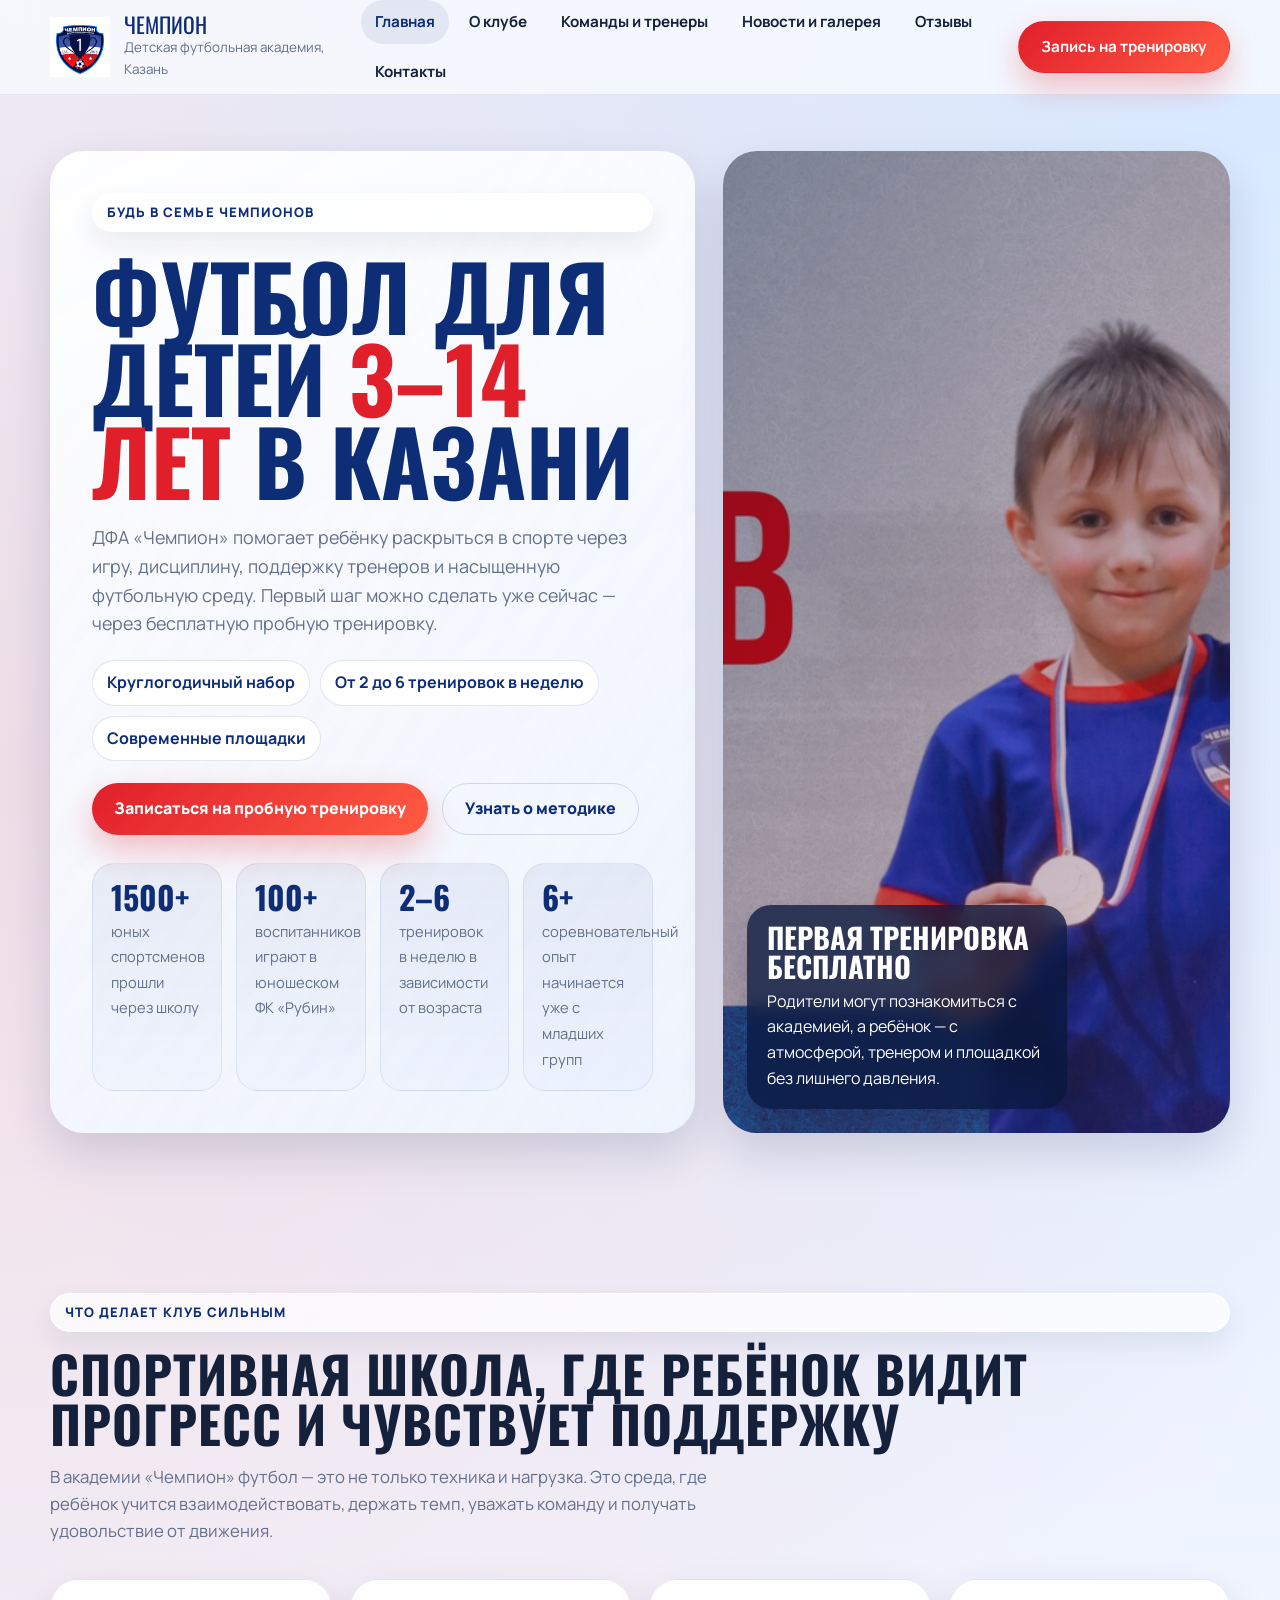
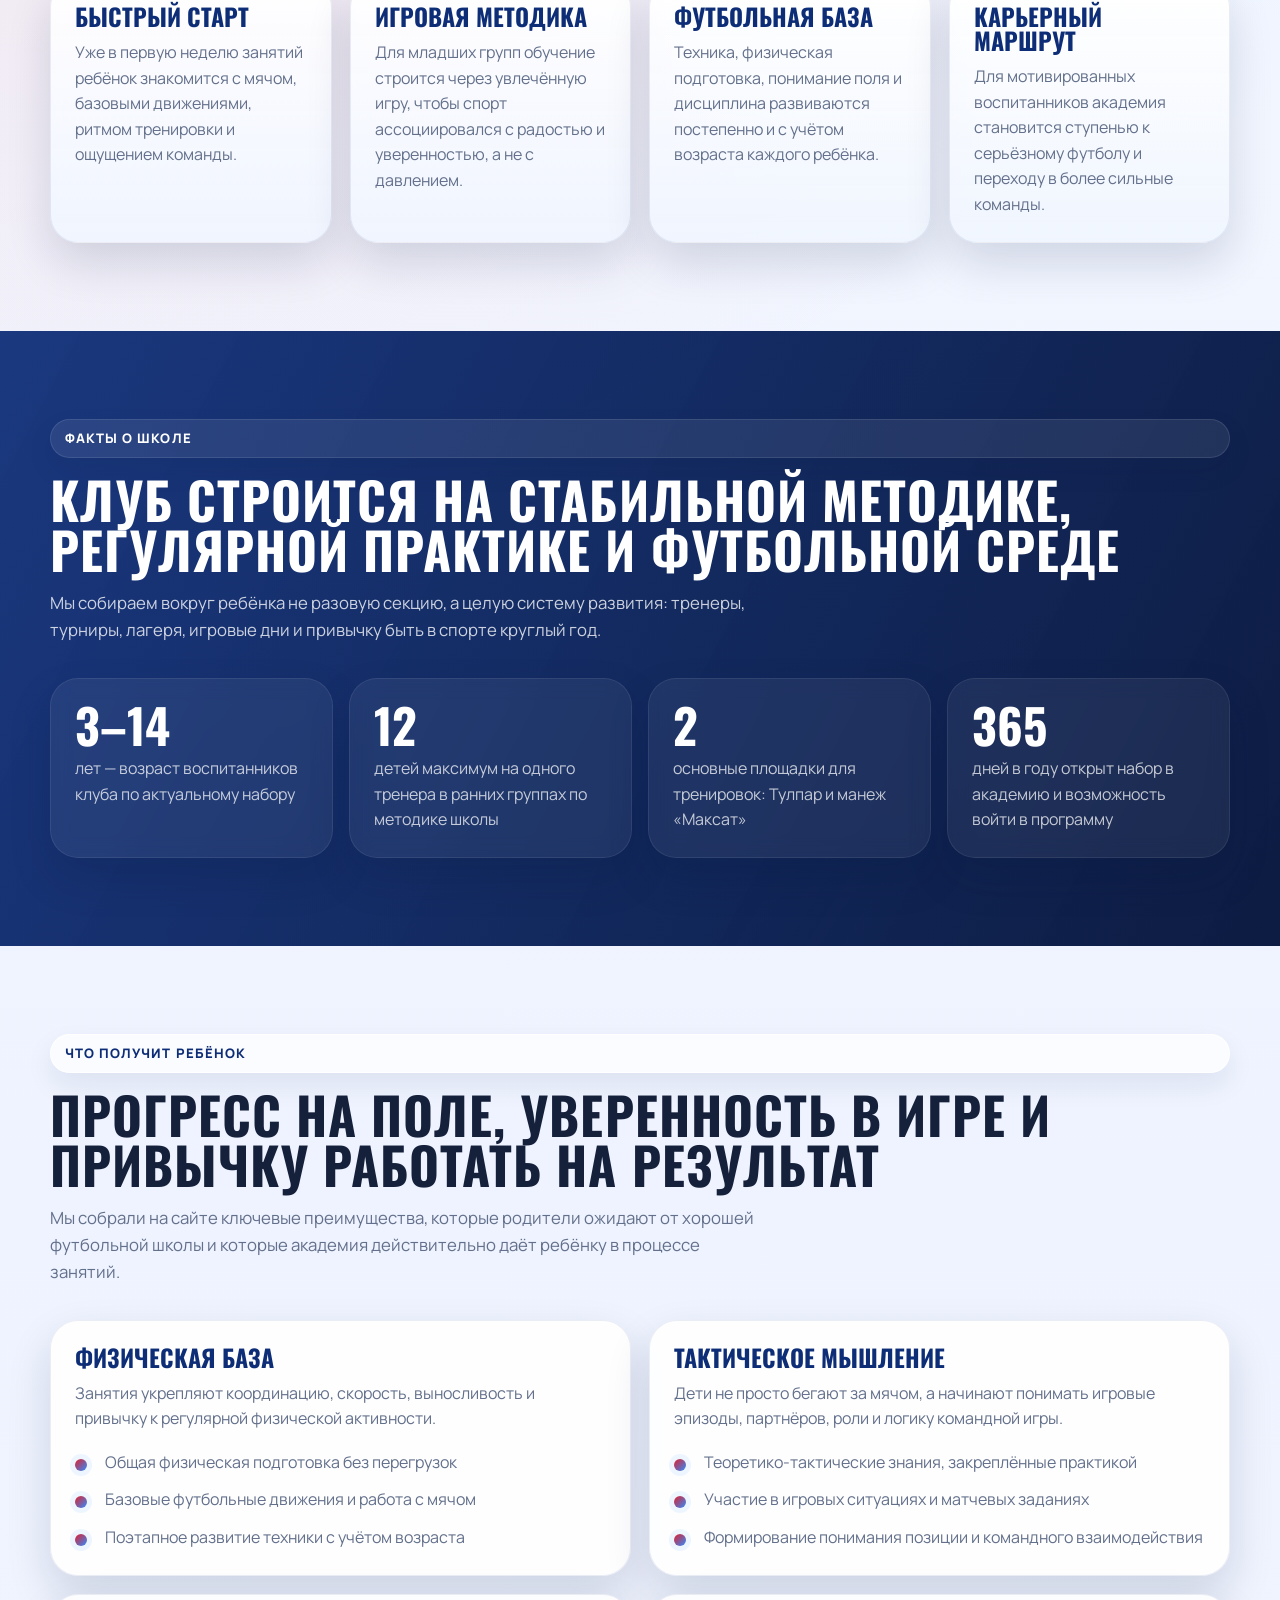
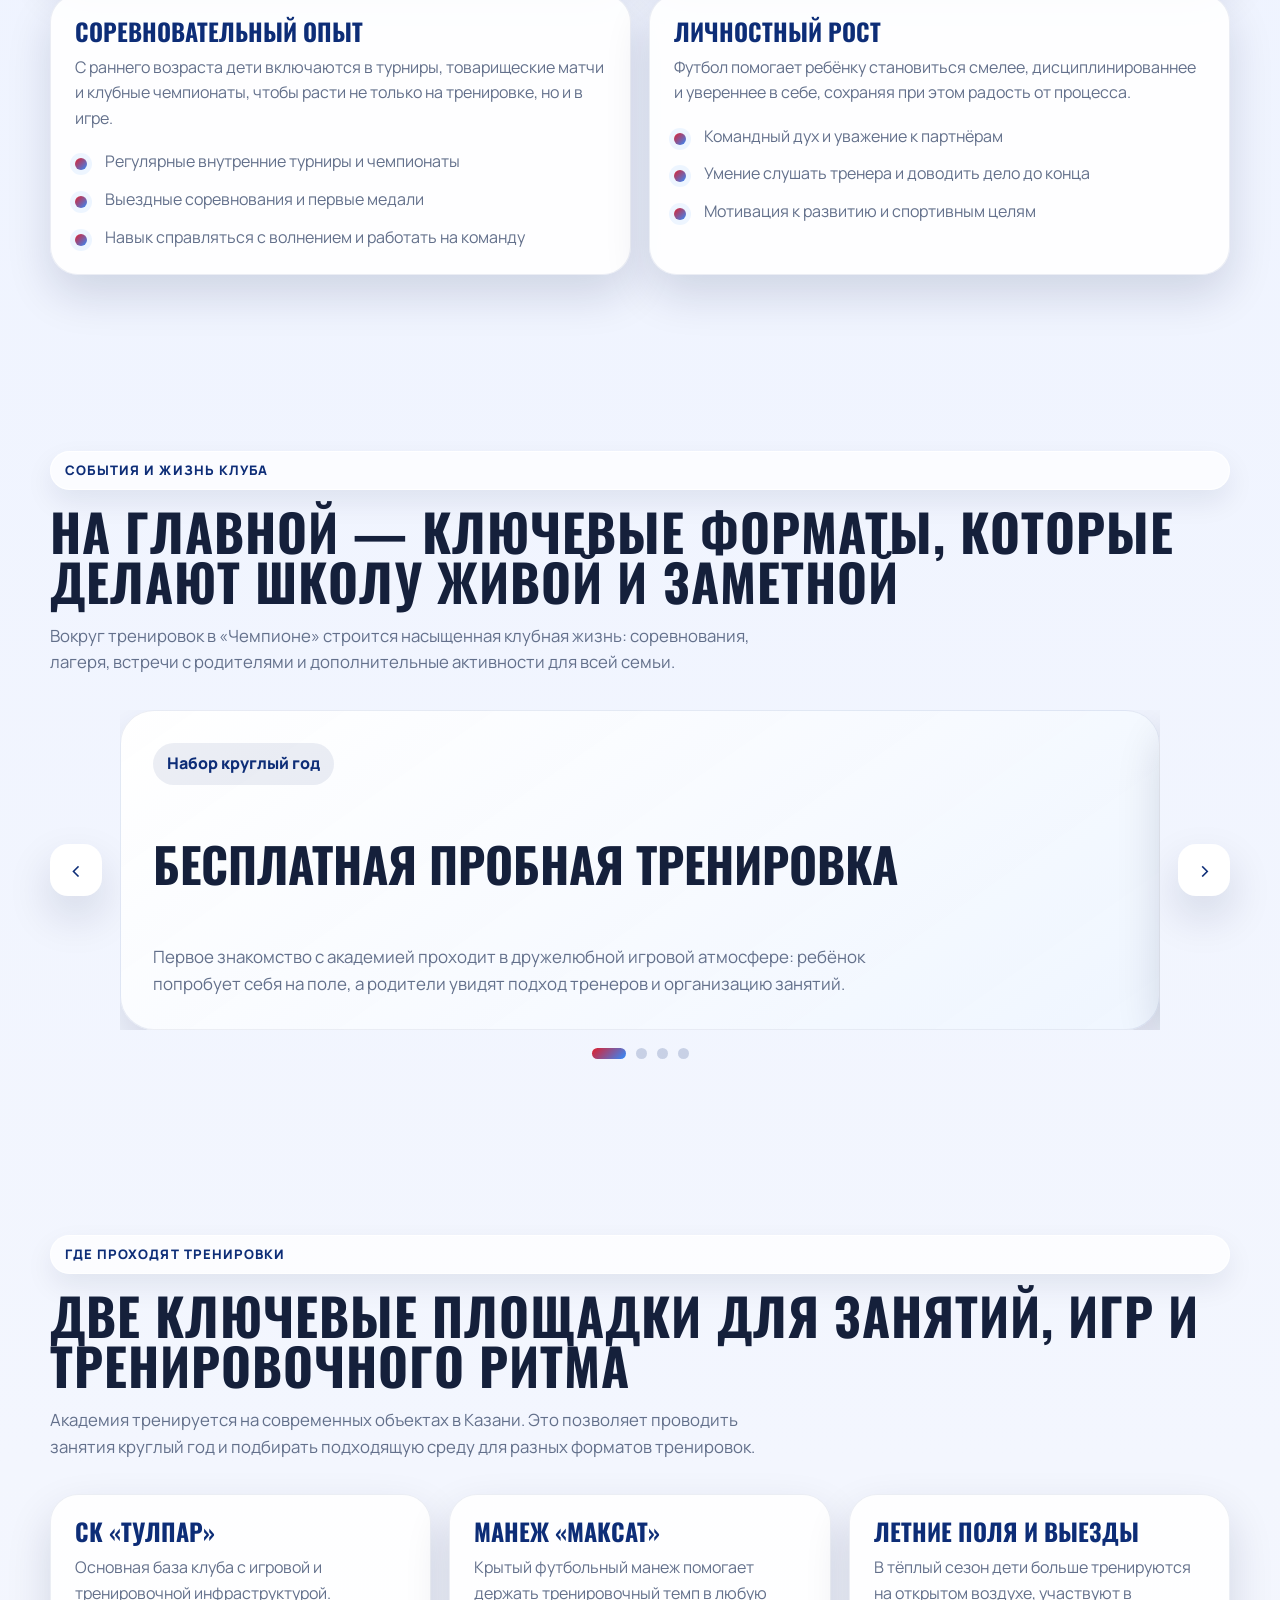
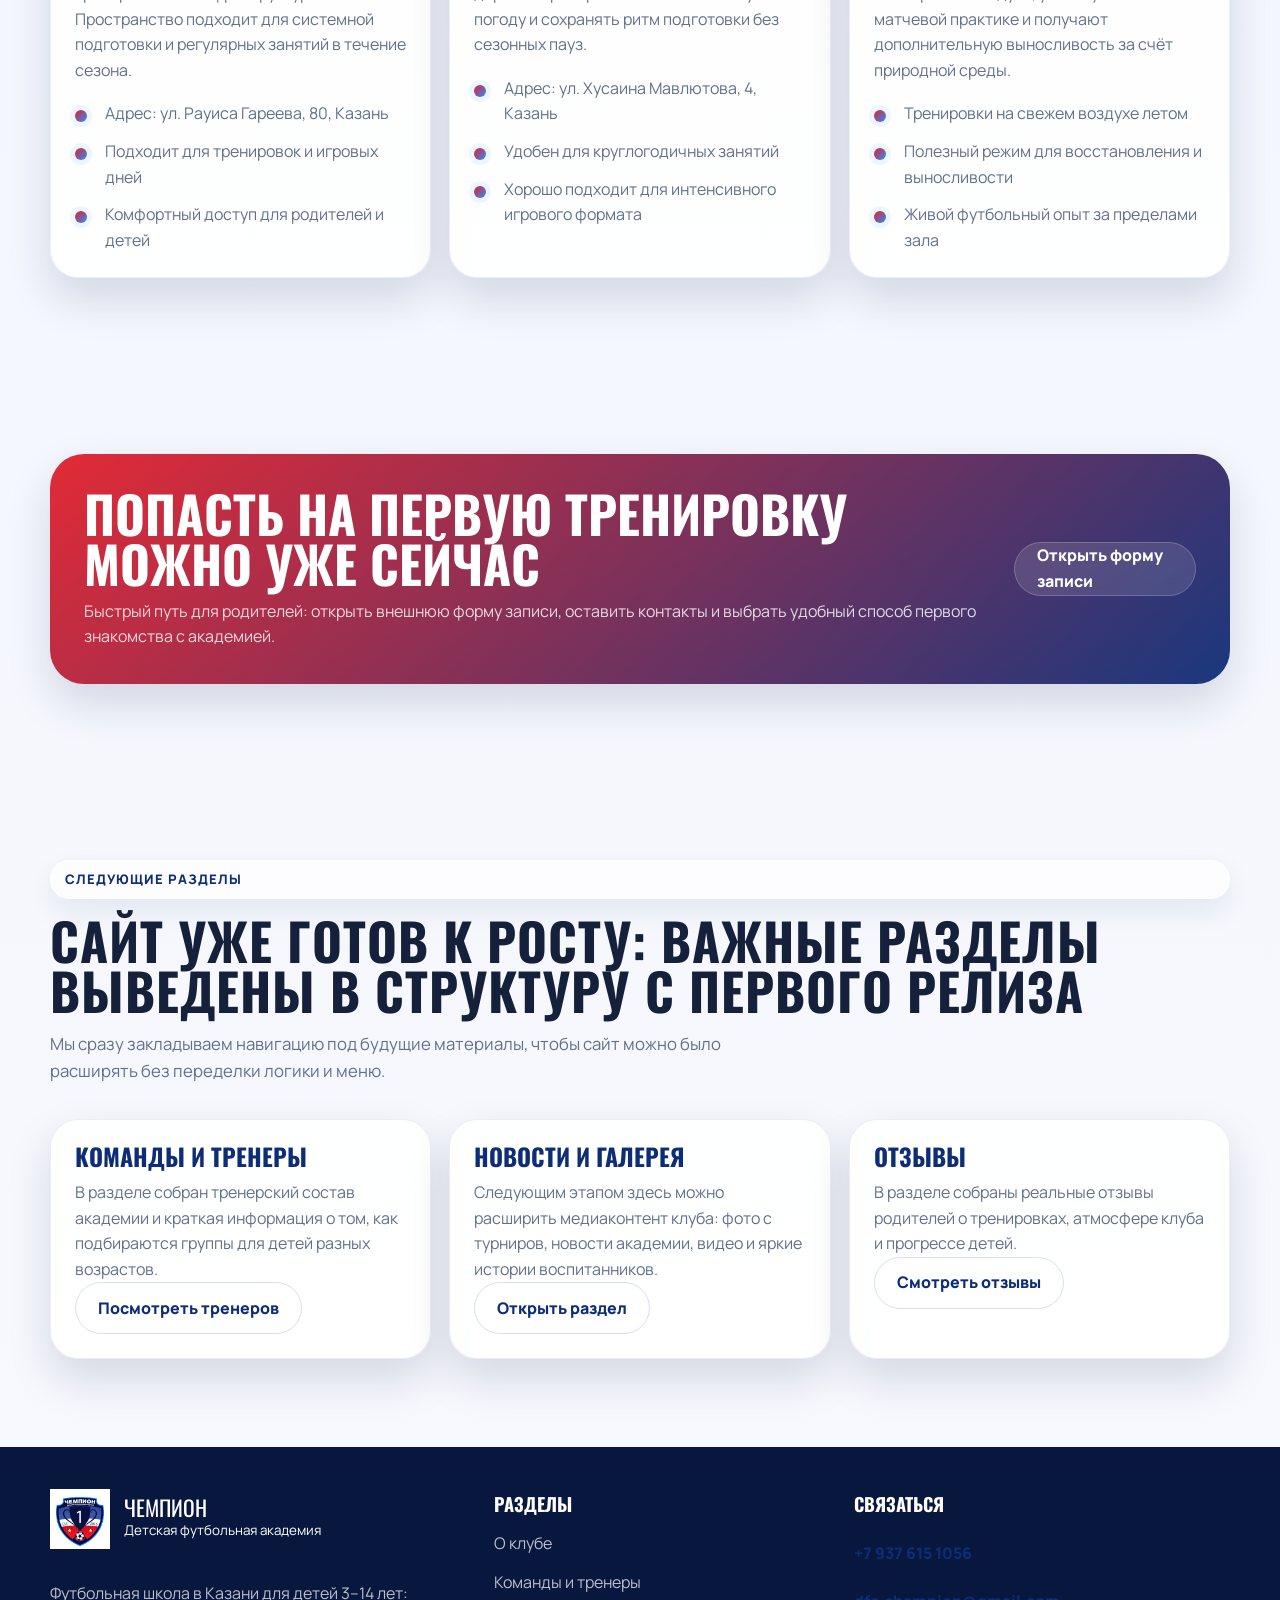
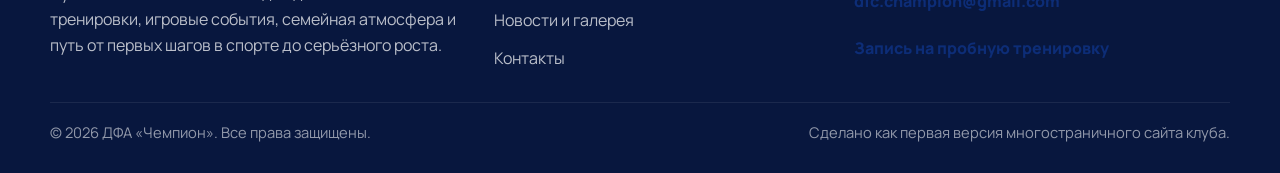
<file: index.html>
<!doctype html>
<html lang="ru">

<head>
    <meta charset="UTF-8" />
    <meta name="viewport" content="width=device-width, initial-scale=1.0" />
    <title>ДФА «Чемпион» | Футбольная школа для детей 3–14 лет в Казани</title>
    <meta name="description" content="Детская футбольная академия «Чемпион» в Казани: набор детей 3–14 лет, бесплатная пробная тренировка, современные площадки и развитие юных футболистов." />
    <link rel="preconnect" href="https://fonts.googleapis.com" />
    <link rel="preconnect" href="https://fonts.gstatic.com" crossorigin />
    <link href="https://fonts.googleapis.com/css2?family=Manrope:wght@400;500;700;800&amp;family=Oswald:wght@400;500;700&amp;display=swap" rel="stylesheet" />
    <link rel="stylesheet" href="styles.css" />
    <script src="script.js" defer></script>
</head>

<body data-page="home">
    <a class="skip-link" href="#content">Перейти к содержимому</a>

    <header class="site-header">
        <div class="container header-inner">
            <a class="brand" href="index.html" aria-label="ДФА Чемпион">
                <img src="logo.jpg" alt="Логотип футбольной академии Чемпион" />
                <span class="brand-copy">
            <span class="brand-title">Чемпион</span>
                <span class="brand-subtitle">Детская футбольная академия, Казань</span>
                </span>
            </a>

            <button class="nav-toggle" type="button" aria-label="Открыть меню" aria-expanded="false" data-nav-toggle>
          <span></span>
        </button>

            <nav class="site-nav" aria-label="Основная навигация" data-site-nav>
                <ul>
                    <li><a href="index.html" data-nav-link="home">Главная</a></li>
                    <li><a href="about.html" data-nav-link="about">О клубе</a></li>
                    <li><a href="teams.html" data-nav-link="teams">Команды и тренеры</a></li>
                    <li><a href="news.html" data-nav-link="news">Новости и галерея</a></li>
                    <li><a href="reviews.html" data-nav-link="reviews">Отзывы</a></li>
                    <li><a href="contacts.html" data-nav-link="contacts">Контакты</a></li>
                </ul>
                <a class="btn btn-primary nav-cta" href="https://vk.com/app5619682_-95236534?ref=group_menu" target="_blank" rel="noreferrer">
            Запись на тренировку
          </a>
            </nav>
        </div>
    </header>

    <main id="content">
        <section class="hero">
            <div class="container hero-grid">
                <div class="hero-card reveal">
                    <div class="hero-copy">
                        <span class="eyebrow">Будь в семье чемпионов</span>
                        <h1 class="hero-title">
                            Футбол для детей <span>3–14 лет</span> в Казани
                        </h1>
                        <p class="hero-text">
                            ДФА «Чемпион» помогает ребёнку раскрыться в спорте через игру, дисциплину, поддержку тренеров и насыщенную футбольную среду. Первый шаг можно сделать уже сейчас — через бесплатную пробную тренировку.
                        </p>
                        <div class="hero-points" aria-label="Преимущества">
                            <span>Круглогодичный набор</span>
                            <span>От 2 до 6 тренировок в неделю</span>
                            <span>Современные площадки</span>
                        </div>
                        <div class="hero-actions">
                            <a class="btn btn-primary" href="https://vk.com/app5619682_-95236534?ref=group_menu" target="_blank" rel="noreferrer">
                  Записаться на пробную тренировку
                </a>
                            <a class="btn btn-ghost" href="about.html">Узнать о методике</a>
                        </div>
                    </div>

                    <div class="hero-stats" aria-label="Ключевые факты о клубе">
                        <article class="hero-stat">
                            <strong>1500+</strong>
                            <span>юных спортсменов прошли через школу</span>
                        </article>
                        <article class="hero-stat">
                            <strong>100+</strong>
                            <span>воспитанников играют в юношеском ФК «Рубин»</span>
                        </article>
                        <article class="hero-stat">
                            <strong>2–6</strong>
                            <span>тренировок в неделю в зависимости от возраста</span>
                        </article>
                        <article class="hero-stat">
                            <strong>6+</strong>
                            <span>соревновательный опыт начинается уже с младших групп</span>
                        </article>
                    </div>
                </div>

                <div class="hero-media reveal">
                    <img src="banner.jpg" alt="Дети из футбольной академии Чемпион с медалями на баннере клуба" />
                    <div class="hero-badge">
                        <strong>Первая тренировка бесплатно</strong>
                        <span>
                Родители могут познакомиться с академией, а ребёнок — с атмосферой, тренером
                и площадкой без лишнего давления.
              </span>
                    </div>
                </div>
            </div>
        </section>

        <section class="section">
            <div class="container">
                <div class="section-heading reveal">
                    <span class="eyebrow">Что делает клуб сильным</span>
                    <h2>Спортивная школа, где ребёнок видит прогресс и чувствует поддержку</h2>
                    <p>
                        В академии «Чемпион» футбол — это не только техника и нагрузка. Это среда, где ребёнок учится взаимодействовать, держать темп, уважать команду и получать удовольствие от движения.
                    </p>
                </div>

                <div class="card-grid">
                    <article class="info-card reveal">
                        <strong>Быстрый старт</strong>
                        <p>
                            Уже в первую неделю занятий ребёнок знакомится с мячом, базовыми движениями, ритмом тренировки и ощущением команды.
                        </p>
                    </article>
                    <article class="info-card reveal">
                        <strong>Игровая методика</strong>
                        <p>
                            Для младших групп обучение строится через увлечённую игру, чтобы спорт ассоциировался с радостью и уверенностью, а не с давлением.
                        </p>
                    </article>
                    <article class="info-card reveal">
                        <strong>Футбольная база</strong>
                        <p>
                            Техника, физическая подготовка, понимание поля и дисциплина развиваются постепенно и с учётом возраста каждого ребёнка.
                        </p>
                    </article>
                    <article class="info-card reveal">
                        <strong>Карьерный маршрут</strong>
                        <p>
                            Для мотивированных воспитанников академия становится ступенью к серьёзному футболу и переходу в более сильные команды.
                        </p>
                    </article>
                </div>
            </div>
        </section>

        <section class="section section-band">
            <div class="container">
                <div class="section-heading reveal">
                    <span class="eyebrow">Факты о школе</span>
                    <h2>Клуб строится на стабильной методике, регулярной практике и футбольной среде</h2>
                    <p>
                        Мы собираем вокруг ребёнка не разовую секцию, а целую систему развития: тренеры, турниры, лагеря, игровые дни и привычку быть в спорте круглый год.
                    </p>
                </div>

                <div class="stats-band">
                    <article class="stat-card reveal">
                        <strong>3–14</strong>
                        <span>лет — возраст воспитанников клуба по актуальному набору</span>
                    </article>
                    <article class="stat-card reveal">
                        <strong>12</strong>
                        <span>детей максимум на одного тренера в ранних группах по методике школы</span>
                    </article>
                    <article class="stat-card reveal">
                        <strong>2</strong>
                        <span>основные площадки для тренировок: Тулпар и манеж «Максат»</span>
                    </article>
                    <article class="stat-card reveal">
                        <strong>365</strong>
                        <span>дней в году открыт набор в академию и возможность войти в программу</span>
                    </article>
                </div>
            </div>
        </section>

        <section class="section">
            <div class="container">
                <div class="section-heading reveal">
                    <span class="eyebrow">Что получит ребёнок</span>
                    <h2>Прогресс на поле, уверенность в игре и привычку работать на результат</h2>
                    <p>
                        Мы собрали на сайте ключевые преимущества, которые родители ожидают от хорошей футбольной школы и которые академия действительно даёт ребёнку в процессе занятий.
                    </p>
                </div>

                <div class="benefits-grid">
                    <article class="benefit-card reveal">
                        <strong>Физическая база</strong>
                        <p>
                            Занятия укрепляют координацию, скорость, выносливость и привычку к регулярной физической активности.
                        </p>
                        <ul class="feature-list">
                            <li>Общая физическая подготовка без перегрузок</li>
                            <li>Базовые футбольные движения и работа с мячом</li>
                            <li>Поэтапное развитие техники с учётом возраста</li>
                        </ul>
                    </article>

                    <article class="benefit-card reveal">
                        <strong>Тактическое мышление</strong>
                        <p>
                            Дети не просто бегают за мячом, а начинают понимать игровые эпизоды, партнёров, роли и логику командной игры.
                        </p>
                        <ul class="feature-list">
                            <li>Теоретико-тактические знания, закреплённые практикой</li>
                            <li>Участие в игровых ситуациях и матчевых заданиях</li>
                            <li>Формирование понимания позиции и командного взаимодействия</li>
                        </ul>
                    </article>

                    <article class="benefit-card reveal">
                        <strong>Соревновательный опыт</strong>
                        <p>
                            С раннего возраста дети включаются в турниры, товарищеские матчи и клубные чемпионаты, чтобы расти не только на тренировке, но и в игре.
                        </p>
                        <ul class="feature-list">
                            <li>Регулярные внутренние турниры и чемпионаты</li>
                            <li>Выездные соревнования и первые медали</li>
                            <li>Навык справляться с волнением и работать на команду</li>
                        </ul>
                    </article>

                    <article class="benefit-card reveal">
                        <strong>Личностный рост</strong>
                        <p>
                            Футбол помогает ребёнку становиться смелее, дисциплинированнее и увереннее в себе, сохраняя при этом радость от процесса.
                        </p>
                        <ul class="feature-list">
                            <li>Командный дух и уважение к партнёрам</li>
                            <li>Умение слушать тренера и доводить дело до конца</li>
                            <li>Мотивация к развитию и спортивным целям</li>
                        </ul>
                    </article>
                </div>
            </div>
        </section>

        <section class="section">
            <div class="container">
                <div class="section-heading reveal">
                    <span class="eyebrow">События и жизнь клуба</span>
                    <h2>На главной — ключевые форматы, которые делают школу живой и заметной</h2>
                    <p>
                        Вокруг тренировок в «Чемпионе» строится насыщенная клубная жизнь: соревнования, лагеря, встречи с родителями и дополнительные активности для всей семьи.
                    </p>
                </div>

                <div class="events-carousel reveal">
                    <div class="carousel-shell">
                        <button class="carousel-control" type="button" aria-label="Предыдущий слайд" data-carousel-prev>
                ‹
              </button>
                        <div class="carousel-viewport" aria-live="polite">
                            <div class="carousel-track" data-carousel-track></div>
                        </div>
                        <button class="carousel-control" type="button" aria-label="Следующий слайд" data-carousel-next>
                ›
              </button>
                    </div>
                    <div class="carousel-dots" data-carousel-dots></div>
                </div>
            </div>
        </section>

        <section class="section">
            <div class="container">
                <div class="section-heading reveal">
                    <span class="eyebrow">Где проходят тренировки</span>
                    <h2>Две ключевые площадки для занятий, игр и тренировочного ритма</h2>
                    <p>
                        Академия тренируется на современных объектах в Казани. Это позволяет проводить занятия круглый год и подбирать подходящую среду для разных форматов тренировок.
                    </p>
                </div>

                <div class="venues-grid">
                    <article class="venue-card reveal">
                        <strong>СК «Тулпар»</strong>
                        <p>
                            Основная база клуба с игровой и тренировочной инфраструктурой. Пространство подходит для системной подготовки и регулярных занятий в течение сезона.
                        </p>
                        <ul class="detail-list">
                            <li>Адрес: ул. Рауиса Гареева, 80, Казань</li>
                            <li>Подходит для тренировок и игровых дней</li>
                            <li>Комфортный доступ для родителей и детей</li>
                        </ul>
                    </article>

                    <article class="venue-card reveal">
                        <strong>Манеж «Максат»</strong>
                        <p>
                            Крытый футбольный манеж помогает держать тренировочный темп в любую погоду и сохранять ритм подготовки без сезонных пауз.
                        </p>
                        <ul class="detail-list">
                            <li>Адрес: ул. Хусаина Мавлютова, 4, Казань</li>
                            <li>Удобен для круглогодичных занятий</li>
                            <li>Хорошо подходит для интенсивного игрового формата</li>
                        </ul>
                    </article>

                    <article class="venue-card reveal">
                        <strong>Летние поля и выезды</strong>
                        <p>
                            В тёплый сезон дети больше тренируются на открытом воздухе, участвуют в матчевой практике и получают дополнительную выносливость за счёт природной среды.
                        </p>
                        <ul class="detail-list">
                            <li>Тренировки на свежем воздухе летом</li>
                            <li>Полезный режим для восстановления и выносливости</li>
                            <li>Живой футбольный опыт за пределами зала</li>
                        </ul>
                    </article>
                </div>
            </div>
        </section>

        <section class="section">
            <div class="container">
                <div class="cta-box reveal">
                    <div>
                        <h3>Попасть на первую тренировку можно уже сейчас</h3>
                        <p>
                            Быстрый путь для родителей: открыть внешнюю форму записи, оставить контакты и выбрать удобный способ первого знакомства с академией.
                        </p>
                    </div>
                    <a class="btn btn-secondary" href="https://vk.com/app5619682_-95236534?ref=group_menu" target="_blank" rel="noreferrer">
              Открыть форму записи
            </a>
                </div>
            </div>
        </section>

        <section class="section">
            <div class="container">
                <div class="section-heading reveal">
                    <span class="eyebrow">Следующие разделы</span>
                    <h2>Сайт уже готов к росту: важные разделы выведены в структуру с первого релиза</h2>
                    <p>
                        Мы сразу закладываем навигацию под будущие материалы, чтобы сайт можно было расширять без переделки логики и меню.
                    </p>
                </div>

                <div class="future-grid">
                    <article class="future-card reveal">
                        <strong>Команды и тренеры</strong>
                        <p>
                            В разделе собран тренерский состав академии и краткая информация о том, как подбираются группы для детей разных возрастов.
                        </p>
                        <a class="btn btn-ghost" href="teams.html">Посмотреть тренеров</a>
                    </article>
                    <article class="future-card reveal">
                        <strong>Новости и галерея</strong>
                        <p>
                            Следующим этапом здесь можно расширить медиаконтент клуба: фото с турниров, новости академии, видео и яркие истории воспитанников.
                        </p>
                        <a class="btn btn-ghost" href="news.html">Открыть раздел</a>
                    </article>
                    <article class="future-card reveal">
                        <strong>Отзывы</strong>
                        <p>
                            В разделе собраны реальные отзывы родителей о тренировках, атмосфере клуба и прогрессе детей.
                        </p>
                        <a class="btn btn-ghost" href="reviews.html">Смотреть отзывы</a>
                    </article>
                </div>
            </div>
        </section>
    </main>

    <footer class="site-footer">
        <div class="container">
            <div class="footer-grid">
                <div class="footer-brand">
                    <a class="brand" href="index.html">
                        <img src="logo.jpg" alt="Логотип футбольной академии Чемпион" />
                        <span class="brand-copy">
                <span class="brand-title">Чемпион</span>
                        <span class="brand-subtitle">Детская футбольная академия</span>
                        </span>
                    </a>
                    <p>
                        Футбольная школа в Казани для детей 3–14 лет: тренировки, игровые события, семейная атмосфера и путь от первых шагов в спорте до серьёзного роста.
                    </p>
                </div>

                <div class="footer-links">
                    <strong>Разделы</strong>
                    <a href="about.html">О клубе</a>
                    <a href="teams.html">Команды и тренеры</a>
                    <a href="news.html">Новости и галерея</a>
                    <a href="contacts.html">Контакты</a>
                </div>

                <div class="footer-meta">
                    <strong>Связаться</strong>
                    <a href="tel:+79376151056">+7 937 615 1056</a>
                    <a href="mailto:dfc.champion@gmail.com">dfc.champion@gmail.com</a>
                    <a href="https://vk.com/app5619682_-95236534?ref=group_menu" target="_blank" rel="noreferrer">
              Запись на пробную тренировку
            </a>
                </div>
            </div>

            <div class="footer-bottom">
                <span>© <span data-current-year></span> ДФА «Чемпион». Все права защищены.</span>
                <span>Сделано как первая версия многостраничного сайта клуба.</span>
            </div>
        </div>
    </footer>
</body>

</html>
</file>
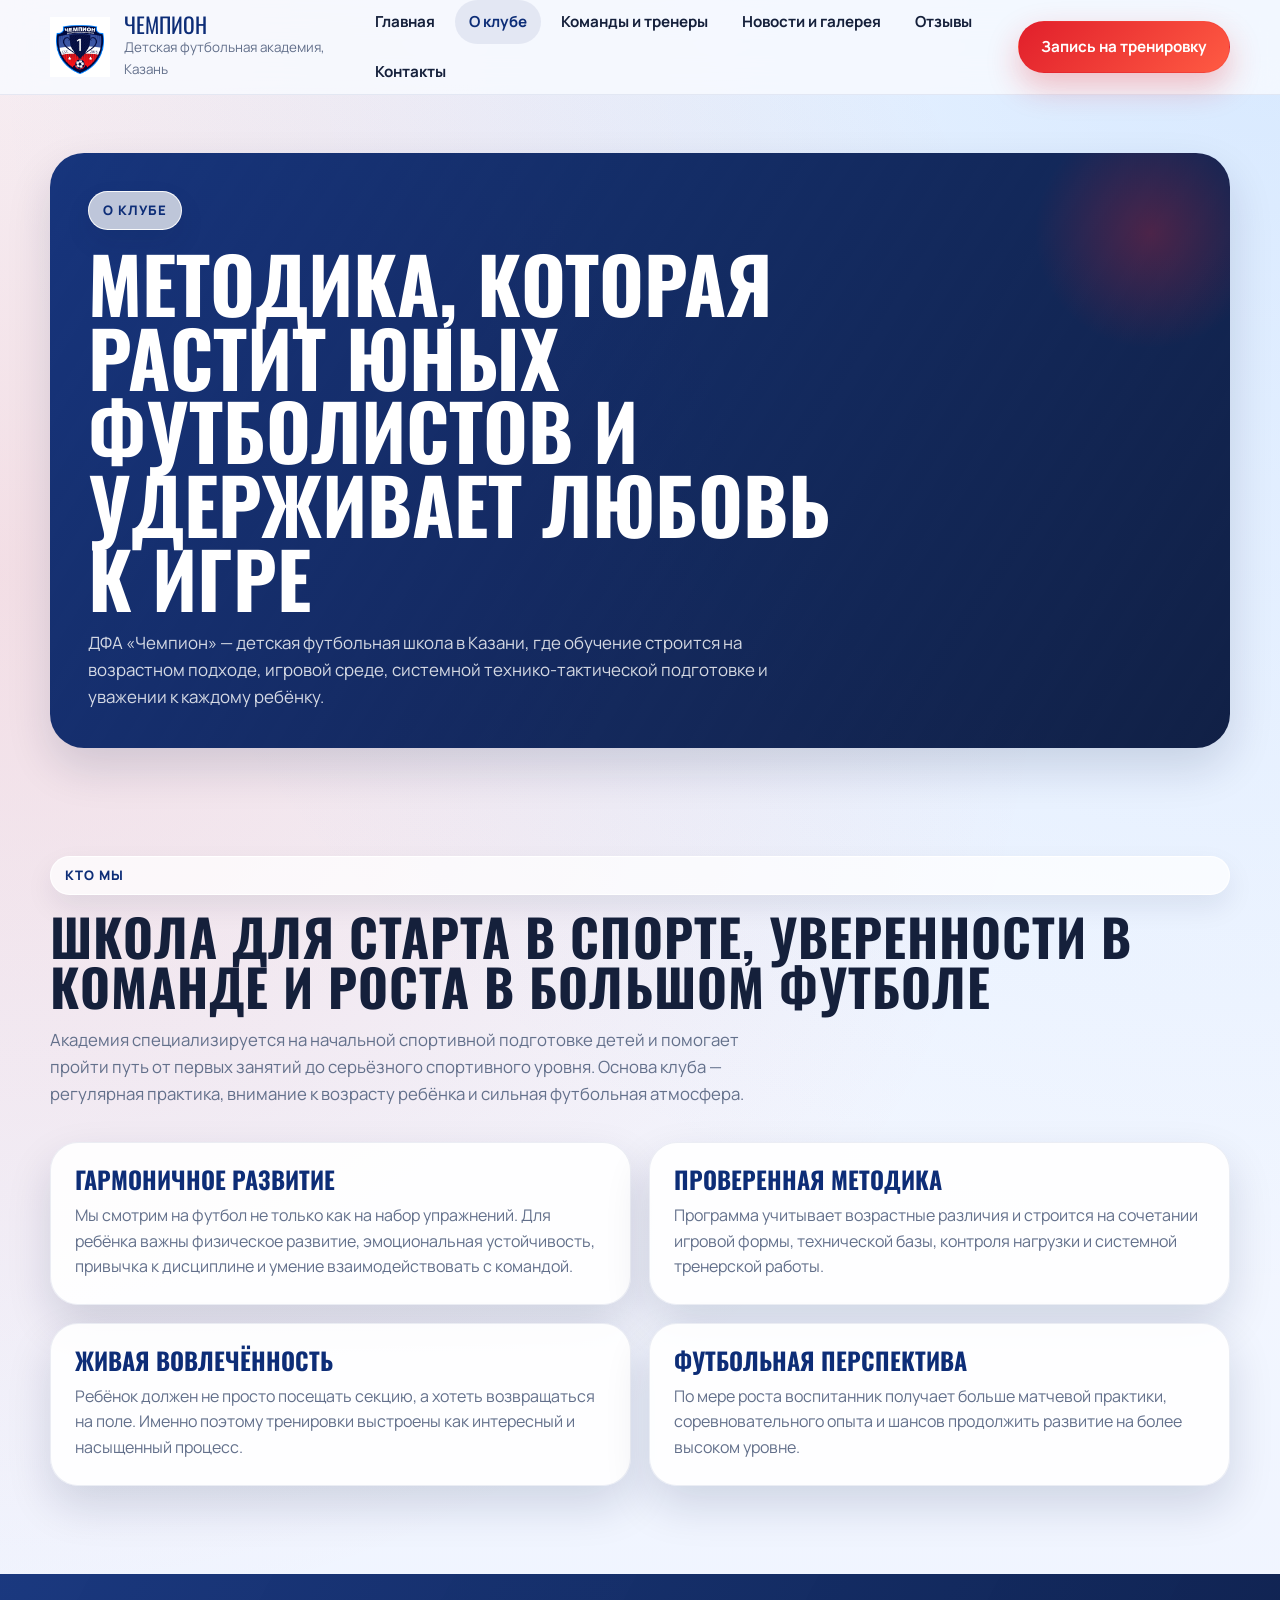
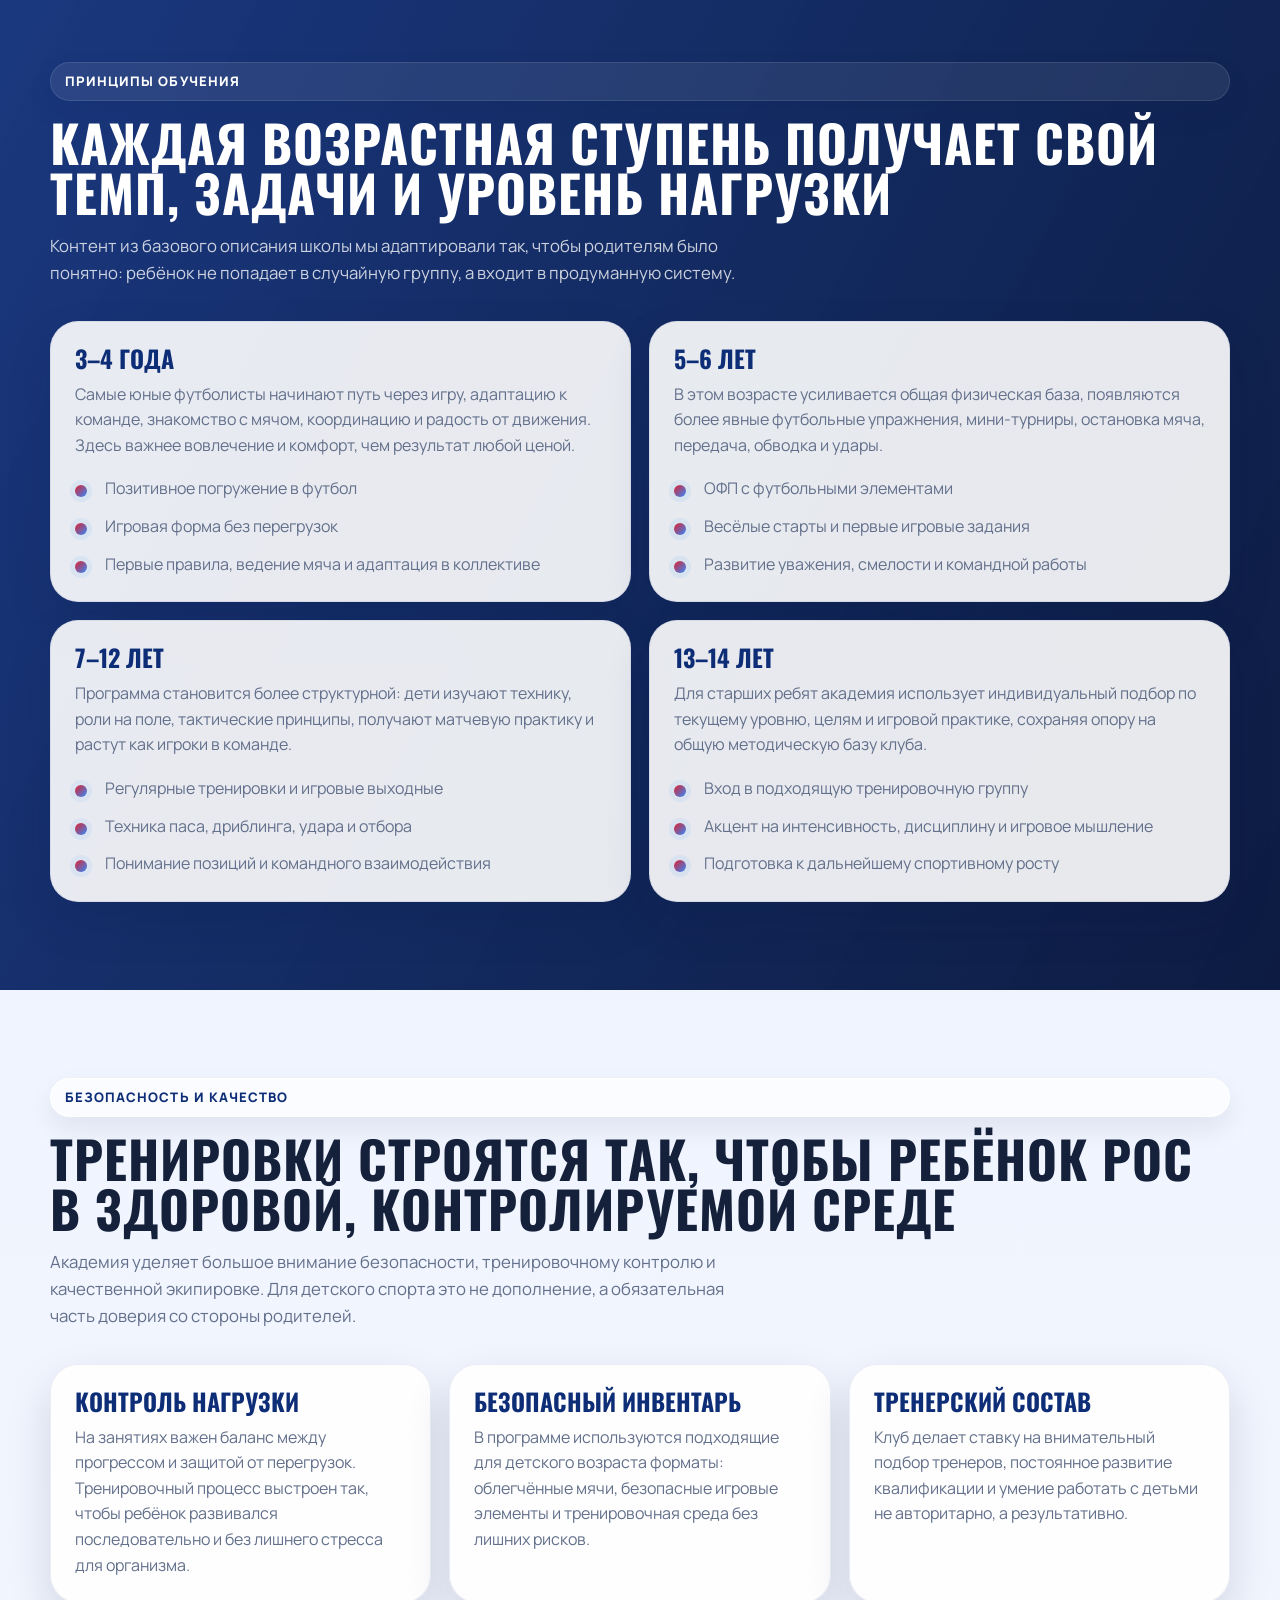
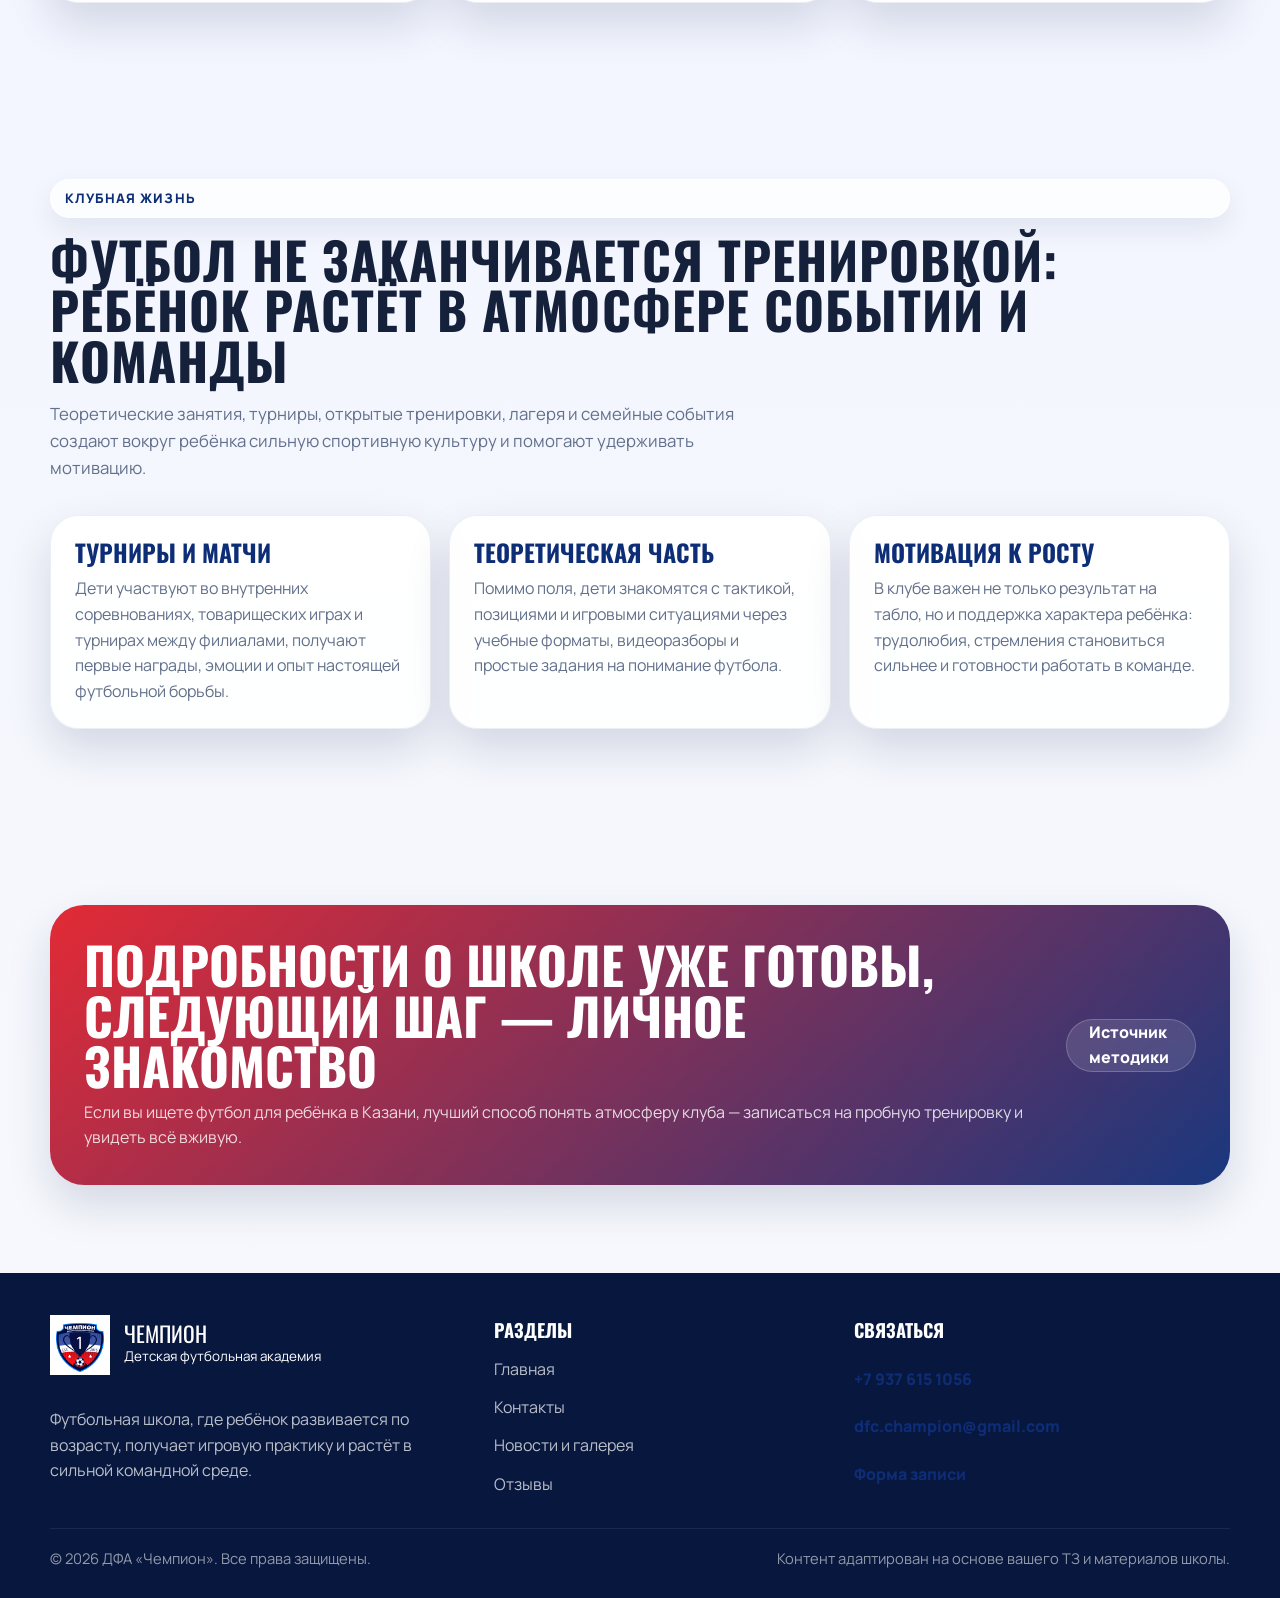
<file: about.html>
<!doctype html>
<html lang="ru">
  <head>
    <meta charset="UTF-8" />
    <meta name="viewport" content="width=device-width, initial-scale=1.0" />
    <title>О клубе | ДФА «Чемпион»</title>
    <meta
      name="description"
      content="История, методика и возрастные программы футбольной академии «Чемпион» в Казани."
    />
    <link rel="preconnect" href="https://fonts.googleapis.com" />
    <link rel="preconnect" href="https://fonts.gstatic.com" crossorigin />
    <link
      href="https://fonts.googleapis.com/css2?family=Manrope:wght@400;500;700;800&amp;family=Oswald:wght@400;500;700&amp;display=swap"
      rel="stylesheet"
    />
    <link rel="stylesheet" href="styles.css" />
    <script src="script.js" defer></script>
  </head>
  <body data-page="about">
    <a class="skip-link" href="#content">Перейти к содержимому</a>

    <header class="site-header">
      <div class="container header-inner">
        <a class="brand" href="index.html" aria-label="ДФА Чемпион">
          <img src="logo.jpg" alt="Логотип футбольной академии Чемпион" />
          <span class="brand-copy">
            <span class="brand-title">Чемпион</span>
            <span class="brand-subtitle">Детская футбольная академия, Казань</span>
          </span>
        </a>

        <button
          class="nav-toggle"
          type="button"
          aria-label="Открыть меню"
          aria-expanded="false"
          data-nav-toggle
        >
          <span></span>
        </button>

        <nav class="site-nav" aria-label="Основная навигация" data-site-nav>
          <ul>
            <li><a href="index.html" data-nav-link="home">Главная</a></li>
            <li><a href="about.html" data-nav-link="about">О клубе</a></li>
            <li><a href="teams.html" data-nav-link="teams">Команды и тренеры</a></li>
            <li><a href="news.html" data-nav-link="news">Новости и галерея</a></li>
            <li><a href="reviews.html" data-nav-link="reviews">Отзывы</a></li>
            <li><a href="contacts.html" data-nav-link="contacts">Контакты</a></li>
          </ul>
          <a
            class="btn btn-primary nav-cta"
            href="https://vk.com/app5619682_-95236534?ref=group_menu"
            target="_blank"
            rel="noreferrer"
          >
            Запись на тренировку
          </a>
        </nav>
      </div>
    </header>

    <main id="content">
      <section class="subhero">
        <div class="container">
          <div class="subhero-card reveal">
            <span class="eyebrow">О клубе</span>
            <h1>Методика, которая растит юных футболистов и удерживает любовь к игре</h1>
            <p>
              ДФА «Чемпион» — детская футбольная школа в Казани, где обучение строится на
              возрастном подходе, игровой среде, системной технико-тактической подготовке и
              уважении к каждому ребёнку.
            </p>
          </div>
        </div>
      </section>

      <section class="section">
        <div class="container">
          <div class="section-heading reveal">
            <span class="eyebrow">Кто мы</span>
            <h2>Школа для старта в спорте, уверенности в команде и роста в большом футболе</h2>
            <p>
              Академия специализируется на начальной спортивной подготовке детей и помогает
              пройти путь от первых занятий до серьёзного спортивного уровня. Основа клуба —
              регулярная практика, внимание к возрасту ребёнка и сильная футбольная атмосфера.
            </p>
          </div>

          <div class="method-grid">
            <article class="method-card reveal">
              <strong>Гармоничное развитие</strong>
              <p>
                Мы смотрим на футбол не только как на набор упражнений. Для ребёнка важны
                физическое развитие, эмоциональная устойчивость, привычка к дисциплине и умение
                взаимодействовать с командой.
              </p>
            </article>
            <article class="method-card reveal">
              <strong>Проверенная методика</strong>
              <p>
                Программа учитывает возрастные различия и строится на сочетании игровой формы,
                технической базы, контроля нагрузки и системной тренерской работы.
              </p>
            </article>
            <article class="method-card reveal">
              <strong>Живая вовлечённость</strong>
              <p>
                Ребёнок должен не просто посещать секцию, а хотеть возвращаться на поле. Именно
                поэтому тренировки выстроены как интересный и насыщенный процесс.
              </p>
            </article>
            <article class="method-card reveal">
              <strong>Футбольная перспектива</strong>
              <p>
                По мере роста воспитанник получает больше матчевой практики, соревновательного
                опыта и шансов продолжить развитие на более высоком уровне.
              </p>
            </article>
          </div>
        </div>
      </section>

      <section class="section section-band">
        <div class="container">
          <div class="section-heading reveal">
            <span class="eyebrow">Принципы обучения</span>
            <h2>Каждая возрастная ступень получает свой темп, задачи и уровень нагрузки</h2>
            <p>
              Контент из базового описания школы мы адаптировали так, чтобы родителям было
              понятно: ребёнок не попадает в случайную группу, а входит в продуманную систему.
            </p>
          </div>

          <div class="ages-grid">
            <article class="age-card reveal">
              <strong>3–4 года</strong>
              <p>
                Самые юные футболисты начинают путь через игру, адаптацию к команде, знакомство с
                мячом, координацию и радость от движения. Здесь важнее вовлечение и комфорт, чем
                результат любой ценой.
              </p>
              <ul class="check-list">
                <li>Позитивное погружение в футбол</li>
                <li>Игровая форма без перегрузок</li>
                <li>Первые правила, ведение мяча и адаптация в коллективе</li>
              </ul>
            </article>

            <article class="age-card reveal">
              <strong>5–6 лет</strong>
              <p>
                В этом возрасте усиливается общая физическая база, появляются более явные
                футбольные упражнения, мини-турниры, остановка мяча, передача, обводка и удары.
              </p>
              <ul class="check-list">
                <li>ОФП с футбольными элементами</li>
                <li>Весёлые старты и первые игровые задания</li>
                <li>Развитие уважения, смелости и командной работы</li>
              </ul>
            </article>

            <article class="age-card reveal">
              <strong>7–12 лет</strong>
              <p>
                Программа становится более структурной: дети изучают технику, роли на поле,
                тактические принципы, получают матчевую практику и растут как игроки в команде.
              </p>
              <ul class="check-list">
                <li>Регулярные тренировки и игровые выходные</li>
                <li>Техника паса, дриблинга, удара и отбора</li>
                <li>Понимание позиций и командного взаимодействия</li>
              </ul>
            </article>

            <article class="age-card reveal">
              <strong>13–14 лет</strong>
              <p>
                Для старших ребят академия использует индивидуальный подбор по текущему уровню,
                целям и игровой практике, сохраняя опору на общую методическую базу клуба.
              </p>
              <ul class="check-list">
                <li>Вход в подходящую тренировочную группу</li>
                <li>Акцент на интенсивность, дисциплину и игровое мышление</li>
                <li>Подготовка к дальнейшему спортивному росту</li>
              </ul>
            </article>
          </div>
        </div>
      </section>

      <section class="section">
        <div class="container">
          <div class="section-heading reveal">
            <span class="eyebrow">Безопасность и качество</span>
            <h2>Тренировки строятся так, чтобы ребёнок рос в здоровой, контролируемой среде</h2>
            <p>
              Академия уделяет большое внимание безопасности, тренировочному контролю и
              качественной экипировке. Для детского спорта это не дополнение, а обязательная
              часть доверия со стороны родителей.
            </p>
          </div>

          <div class="timeline-grid">
            <article class="timeline-card reveal">
              <strong>Контроль нагрузки</strong>
              <p>
                На занятиях важен баланс между прогрессом и защитой от перегрузок. Тренировочный
                процесс выстроен так, чтобы ребёнок развивался последовательно и без лишнего
                стресса для организма.
              </p>
            </article>
            <article class="timeline-card reveal">
              <strong>Безопасный инвентарь</strong>
              <p>
                В программе используются подходящие для детского возраста форматы: облегчённые
                мячи, безопасные игровые элементы и тренировочная среда без лишних рисков.
              </p>
            </article>
            <article class="timeline-card reveal">
              <strong>Тренерский состав</strong>
              <p>
                Клуб делает ставку на внимательный подбор тренеров, постоянное развитие
                квалификации и умение работать с детьми не авторитарно, а результативно.
              </p>
            </article>
          </div>
        </div>
      </section>

      <section class="section">
        <div class="container">
          <div class="section-heading reveal">
            <span class="eyebrow">Клубная жизнь</span>
            <h2>Футбол не заканчивается тренировкой: ребёнок растёт в атмосфере событий и команды</h2>
            <p>
              Теоретические занятия, турниры, открытые тренировки, лагеря и семейные события
              создают вокруг ребёнка сильную спортивную культуру и помогают удерживать мотивацию.
            </p>
          </div>

          <div class="timeline-grid">
            <article class="timeline-card reveal">
              <strong>Турниры и матчи</strong>
              <p>
                Дети участвуют во внутренних соревнованиях, товарищеских играх и турнирах между
                филиалами, получают первые награды, эмоции и опыт настоящей футбольной борьбы.
              </p>
            </article>
            <article class="timeline-card reveal">
              <strong>Теоретическая часть</strong>
              <p>
                Помимо поля, дети знакомятся с тактикой, позициями и игровыми ситуациями через
                учебные форматы, видеоразборы и простые задания на понимание футбола.
              </p>
            </article>
            <article class="timeline-card reveal">
              <strong>Мотивация к росту</strong>
              <p>
                В клубе важен не только результат на табло, но и поддержка характера ребёнка:
                трудолюбия, стремления становиться сильнее и готовности работать в команде.
              </p>
            </article>
          </div>
        </div>
      </section>

      <section class="section">
        <div class="container">
          <div class="cta-box reveal">
            <div>
              <h3>Подробности о школе уже готовы, следующий шаг — личное знакомство</h3>
              <p>
                Если вы ищете футбол для ребёнка в Казани, лучший способ понять атмосферу клуба —
                записаться на пробную тренировку и увидеть всё вживую.
              </p>
            </div>
            <a
              class="btn btn-secondary"
              href="https://teletype.in/@champion_football/xFlfu_G70"
              target="_blank"
              rel="noreferrer"
            >
              Источник методики
            </a>
          </div>
        </div>
      </section>
    </main>

    <footer class="site-footer">
      <div class="container">
        <div class="footer-grid">
          <div class="footer-brand">
            <a class="brand" href="index.html">
              <img src="logo.jpg" alt="Логотип футбольной академии Чемпион" />
              <span class="brand-copy">
                <span class="brand-title">Чемпион</span>
                <span class="brand-subtitle">Детская футбольная академия</span>
              </span>
            </a>
            <p>
              Футбольная школа, где ребёнок развивается по возрасту, получает игровую практику и
              растёт в сильной командной среде.
            </p>
          </div>

          <div class="footer-links">
            <strong>Разделы</strong>
            <a href="index.html">Главная</a>
            <a href="contacts.html">Контакты</a>
            <a href="news.html">Новости и галерея</a>
            <a href="reviews.html">Отзывы</a>
          </div>

          <div class="footer-meta">
            <strong>Связаться</strong>
            <a href="tel:+79376151056">+7 937 615 1056</a>
            <a href="mailto:dfc.champion@gmail.com">dfc.champion@gmail.com</a>
            <a
              href="https://vk.com/app5619682_-95236534?ref=group_menu"
              target="_blank"
              rel="noreferrer"
            >
              Форма записи
            </a>
          </div>
        </div>

        <div class="footer-bottom">
          <span>© <span data-current-year></span> ДФА «Чемпион». Все права защищены.</span>
          <span>Контент адаптирован на основе вашего ТЗ и материалов школы.</span>
        </div>
      </div>
    </footer>
  </body>
</html>
</file>
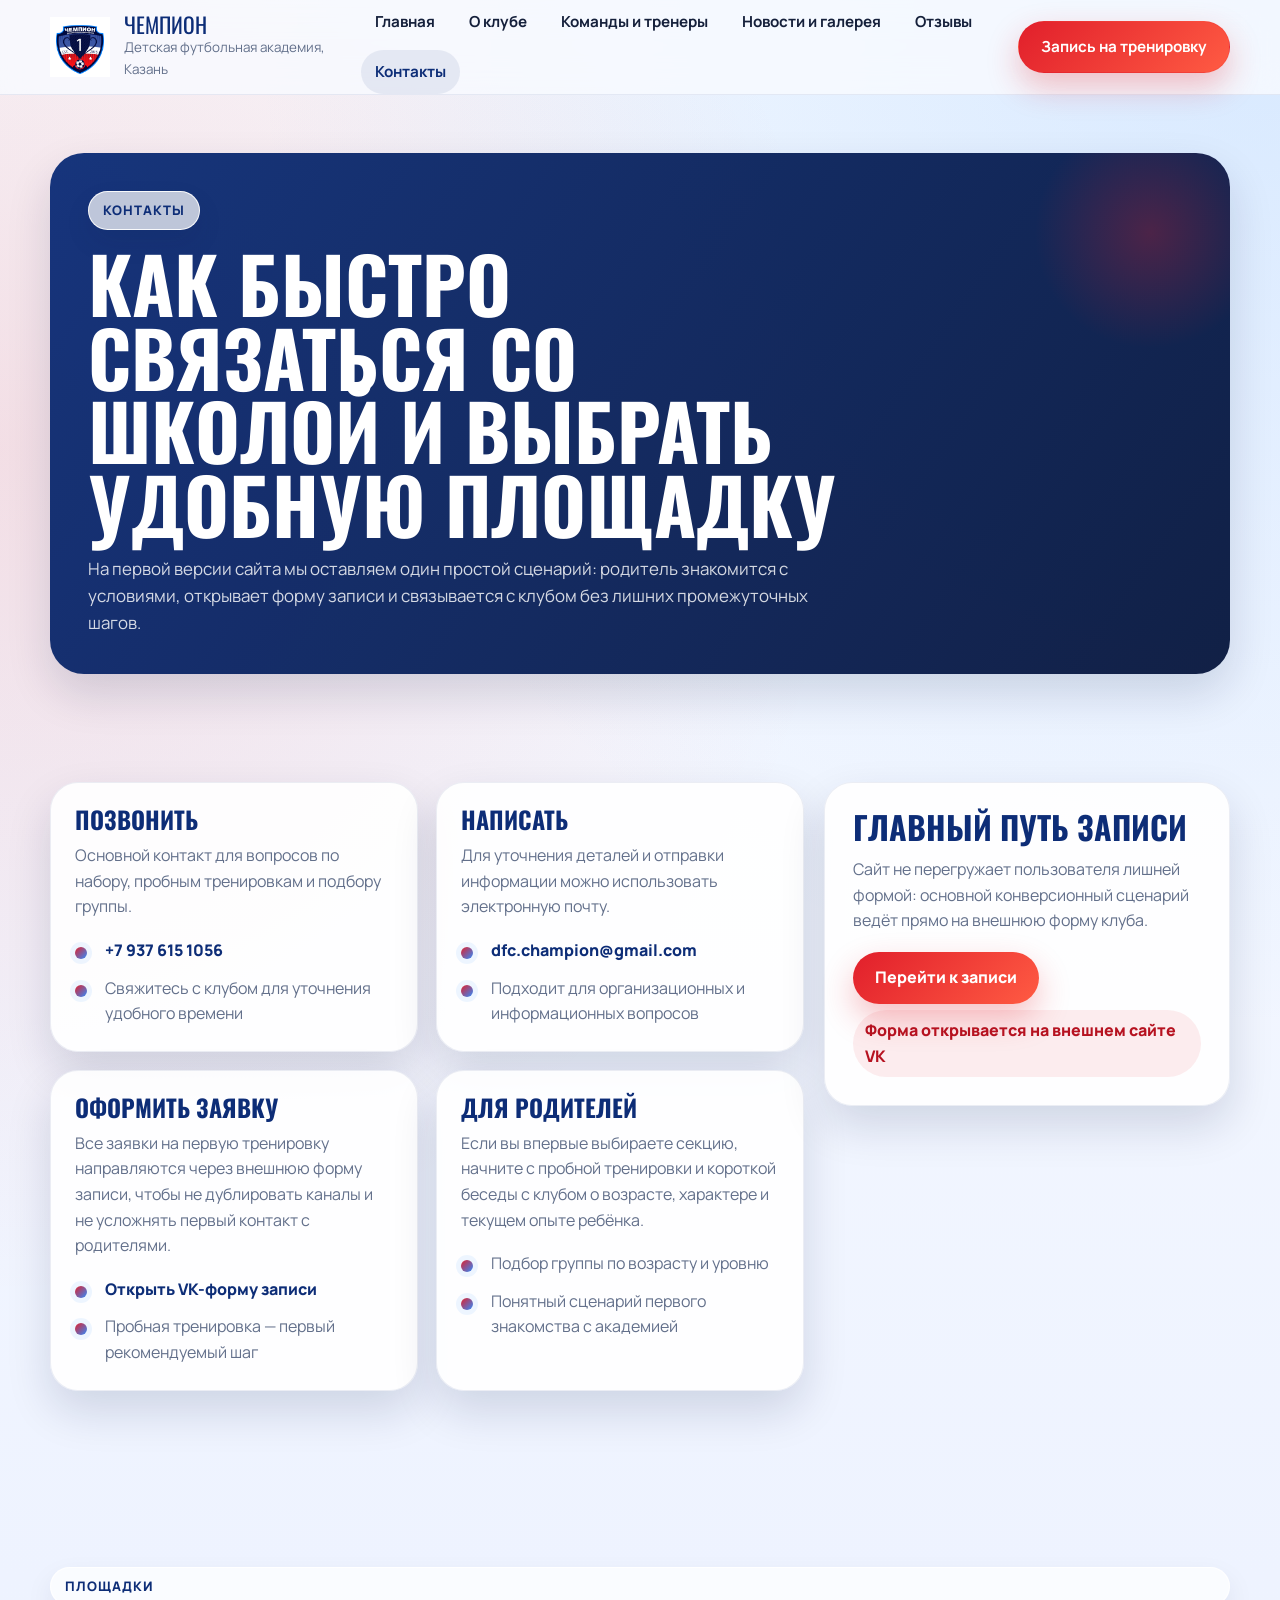
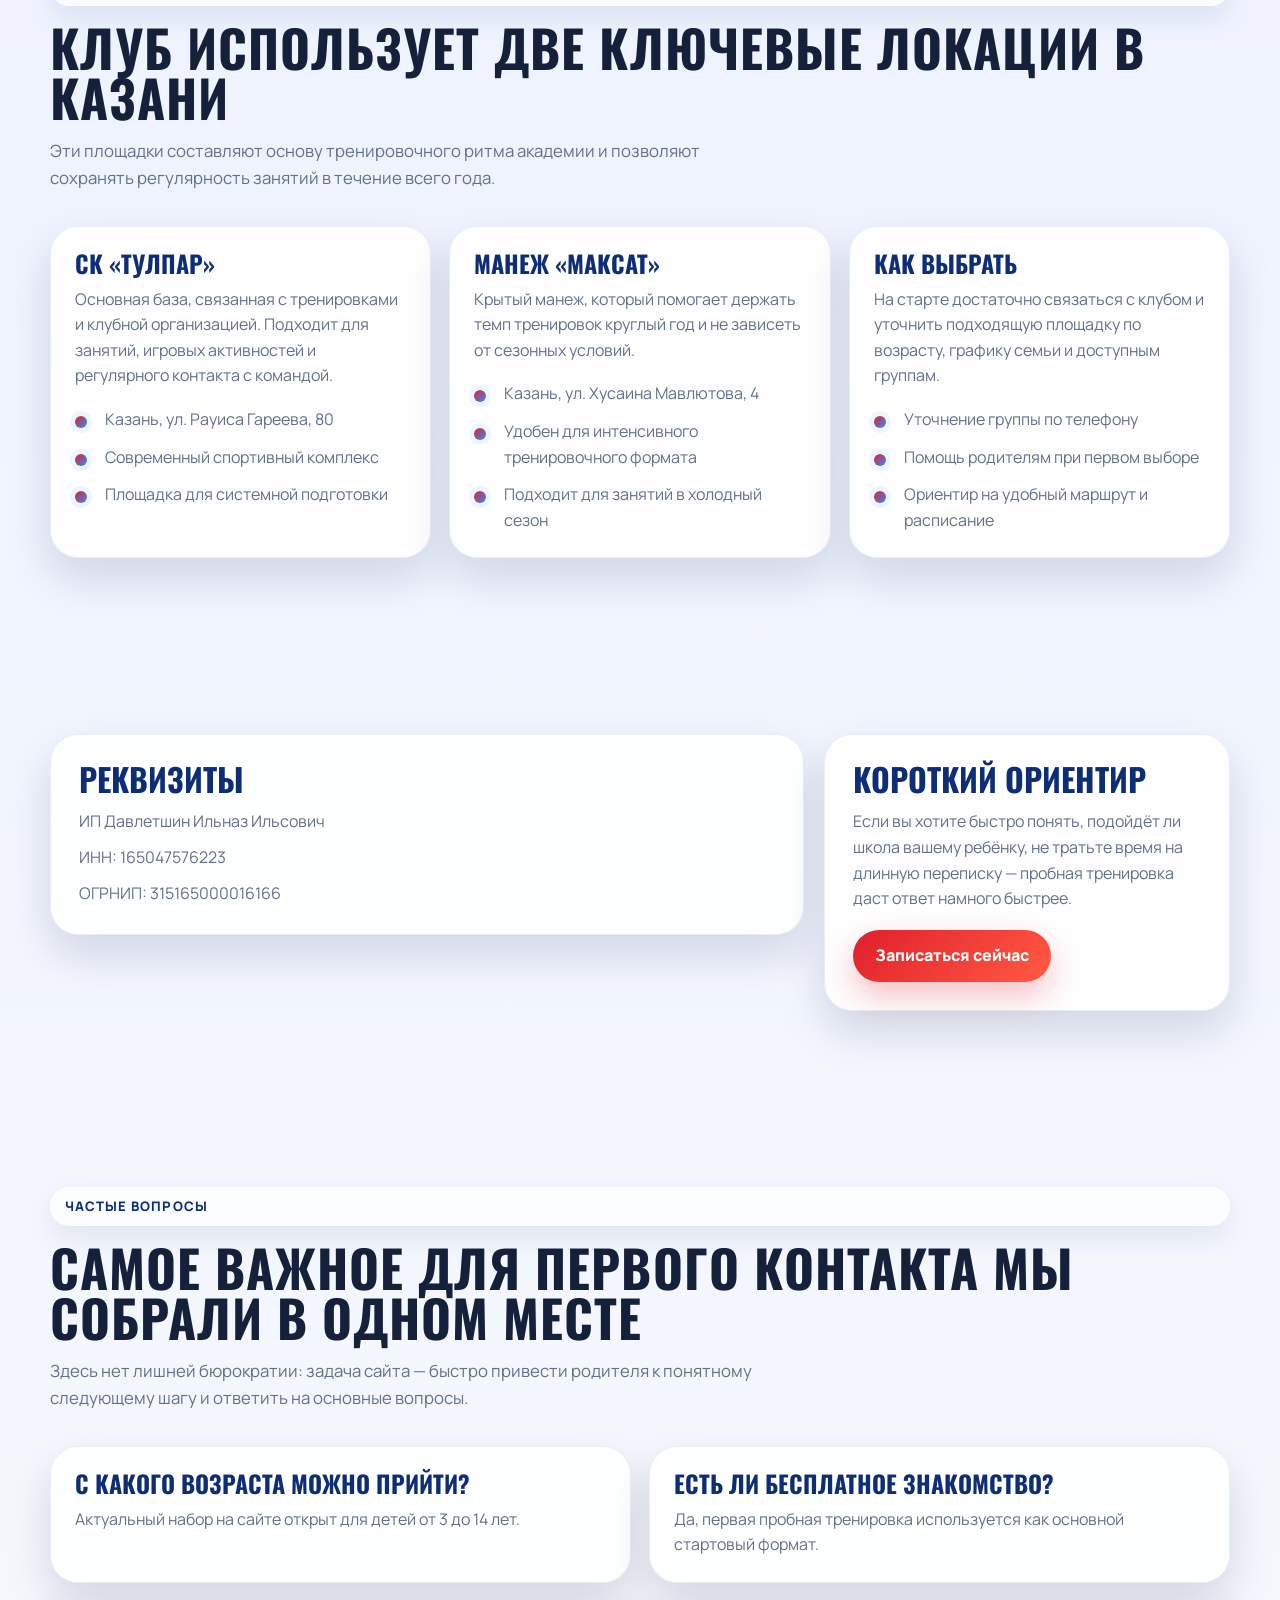
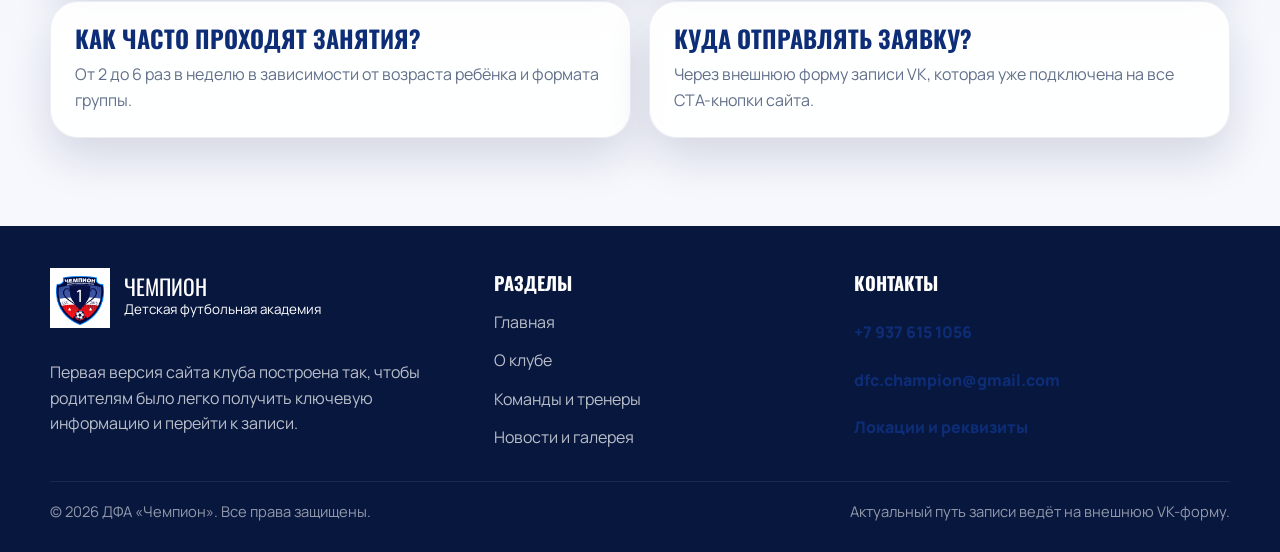
<file: contacts.html>
<!doctype html>
<html lang="ru">
  <head>
    <meta charset="UTF-8" />
    <meta name="viewport" content="width=device-width, initial-scale=1.0" />
    <title>Контакты | ДФА «Чемпион»</title>
    <meta
      name="description"
      content="Контакты, реквизиты и площадки футбольной академии «Чемпион» в Казани."
    />
    <link rel="preconnect" href="https://fonts.googleapis.com" />
    <link rel="preconnect" href="https://fonts.gstatic.com" crossorigin />
    <link
      href="https://fonts.googleapis.com/css2?family=Manrope:wght@400;500;700;800&amp;family=Oswald:wght@400;500;700&amp;display=swap"
      rel="stylesheet"
    />
    <link rel="stylesheet" href="styles.css" />
    <script src="script.js" defer></script>
  </head>
  <body data-page="contacts">
    <a class="skip-link" href="#content">Перейти к содержимому</a>

    <header class="site-header">
      <div class="container header-inner">
        <a class="brand" href="index.html" aria-label="ДФА Чемпион">
          <img src="logo.jpg" alt="Логотип футбольной академии Чемпион" />
          <span class="brand-copy">
            <span class="brand-title">Чемпион</span>
            <span class="brand-subtitle">Детская футбольная академия, Казань</span>
          </span>
        </a>

        <button
          class="nav-toggle"
          type="button"
          aria-label="Открыть меню"
          aria-expanded="false"
          data-nav-toggle
        >
          <span></span>
        </button>

        <nav class="site-nav" aria-label="Основная навигация" data-site-nav>
          <ul>
            <li><a href="index.html" data-nav-link="home">Главная</a></li>
            <li><a href="about.html" data-nav-link="about">О клубе</a></li>
            <li><a href="teams.html" data-nav-link="teams">Команды и тренеры</a></li>
            <li><a href="news.html" data-nav-link="news">Новости и галерея</a></li>
            <li><a href="reviews.html" data-nav-link="reviews">Отзывы</a></li>
            <li><a href="contacts.html" data-nav-link="contacts">Контакты</a></li>
          </ul>
          <a
            class="btn btn-primary nav-cta"
            href="https://vk.com/app5619682_-95236534?ref=group_menu"
            target="_blank"
            rel="noreferrer"
          >
            Запись на тренировку
          </a>
        </nav>
      </div>
    </header>

    <main id="content">
      <section class="subhero">
        <div class="container">
          <div class="subhero-card reveal">
            <span class="eyebrow">Контакты</span>
            <h1>Как быстро связаться со школой и выбрать удобную площадку</h1>
            <p>
              На первой версии сайта мы оставляем один простой сценарий: родитель знакомится с
              условиями, открывает форму записи и связывается с клубом без лишних промежуточных
              шагов.
            </p>
          </div>
        </div>
      </section>

      <section class="section">
        <div class="container contacts-layout">
          <div class="contacts-grid">
            <article class="contact-card reveal">
              <strong>Позвонить</strong>
              <p>
                Основной контакт для вопросов по набору, пробным тренировкам и подбору группы.
              </p>
              <ul class="detail-list">
                <li><a href="tel:+79376151056">+7 937 615 1056</a></li>
                <li>Свяжитесь с клубом для уточнения удобного времени</li>
              </ul>
            </article>

            <article class="contact-card reveal">
              <strong>Написать</strong>
              <p>
                Для уточнения деталей и отправки информации можно использовать электронную почту.
              </p>
              <ul class="detail-list">
                <li><a href="mailto:dfc.champion@gmail.com">dfc.champion@gmail.com</a></li>
                <li>Подходит для организационных и информационных вопросов</li>
              </ul>
            </article>

            <article class="contact-card reveal">
              <strong>Оформить заявку</strong>
              <p>
                Все заявки на первую тренировку направляются через внешнюю форму записи, чтобы не
                дублировать каналы и не усложнять первый контакт с родителями.
              </p>
              <ul class="detail-list">
                <li>
                  <a
                    href="https://vk.com/app5619682_-95236534?ref=group_menu"
                    target="_blank"
                    rel="noreferrer"
                  >
                    Открыть VK-форму записи
                  </a>
                </li>
                <li>Пробная тренировка — первый рекомендуемый шаг</li>
              </ul>
            </article>

            <article class="contact-card reveal">
              <strong>Для родителей</strong>
              <p>
                Если вы впервые выбираете секцию, начните с пробной тренировки и короткой беседы с
                клубом о возрасте, характере и текущем опыте ребёнка.
              </p>
              <ul class="detail-list">
                <li>Подбор группы по возрасту и уровню</li>
                <li>Понятный сценарий первого знакомства с академией</li>
              </ul>
            </article>
          </div>

          <aside class="contacts-panel reveal">
            <h3>Главный путь записи</h3>
            <p>
              Сайт не перегружает пользователя лишней формой: основной конверсионный сценарий
              ведёт прямо на внешнюю форму клуба.
            </p>
            <a
              class="btn btn-primary"
              href="https://vk.com/app5619682_-95236534?ref=group_menu"
              target="_blank"
              rel="noreferrer"
            >
              Перейти к записи
            </a>
            <span class="placeholder-note">Форма открывается на внешнем сайте VK</span>
          </aside>
        </div>
      </section>

      <section class="section">
        <div class="container">
          <div class="section-heading reveal">
            <span class="eyebrow">Площадки</span>
            <h2>Клуб использует две ключевые локации в Казани</h2>
            <p>
              Эти площадки составляют основу тренировочного ритма академии и позволяют сохранять
              регулярность занятий в течение всего года.
            </p>
          </div>

          <div class="venues-grid">
            <article class="venue-card reveal">
              <strong>СК «Тулпар»</strong>
              <p>
                Основная база, связанная с тренировками и клубной организацией. Подходит для
                занятий, игровых активностей и регулярного контакта с командой.
              </p>
              <ul class="detail-list">
                <li>Казань, ул. Рауиса Гареева, 80</li>
                <li>Современный спортивный комплекс</li>
                <li>Площадка для системной подготовки</li>
              </ul>
            </article>

            <article class="venue-card reveal">
              <strong>Манеж «Максат»</strong>
              <p>
                Крытый манеж, который помогает держать темп тренировок круглый год и не зависеть
                от сезонных условий.
              </p>
              <ul class="detail-list">
                <li>Казань, ул. Хусаина Мавлютова, 4</li>
                <li>Удобен для интенсивного тренировочного формата</li>
                <li>Подходит для занятий в холодный сезон</li>
              </ul>
            </article>

            <article class="venue-card reveal">
              <strong>Как выбрать</strong>
              <p>
                На старте достаточно связаться с клубом и уточнить подходящую площадку по возрасту,
                графику семьи и доступным группам.
              </p>
              <ul class="detail-list">
                <li>Уточнение группы по телефону</li>
                <li>Помощь родителям при первом выборе</li>
                <li>Ориентир на удобный маршрут и расписание</li>
              </ul>
            </article>
          </div>
        </div>
      </section>

      <section class="section">
        <div class="container contacts-layout">
          <div class="legal-card reveal">
            <h3>Реквизиты</h3>
            <ul class="legal-list">
              <li>ИП Давлетшин Ильназ Ильсович</li>
              <li>ИНН: 165047576223</li>
              <li>ОГРНИП: 315165000016166</li>
            </ul>
          </div>

          <aside class="contacts-panel reveal">
            <h3>Короткий ориентир</h3>
            <p>
              Если вы хотите быстро понять, подойдёт ли школа вашему ребёнку, не тратьте время на
              длинную переписку — пробная тренировка даст ответ намного быстрее.
            </p>
            <a
              class="btn btn-primary"
              href="https://vk.com/app5619682_-95236534?ref=group_menu"
              target="_blank"
              rel="noreferrer"
            >
              Записаться сейчас
            </a>
          </aside>
        </div>
      </section>

      <section class="section">
        <div class="container">
          <div class="section-heading reveal">
            <span class="eyebrow">Частые вопросы</span>
            <h2>Самое важное для первого контакта мы собрали в одном месте</h2>
            <p>
              Здесь нет лишней бюрократии: задача сайта — быстро привести родителя к понятному
              следующему шагу и ответить на основные вопросы.
            </p>
          </div>

          <div class="faq-grid">
            <article class="faq-card reveal">
              <strong>С какого возраста можно прийти?</strong>
              <p>Актуальный набор на сайте открыт для детей от 3 до 14 лет.</p>
            </article>
            <article class="faq-card reveal">
              <strong>Есть ли бесплатное знакомство?</strong>
              <p>Да, первая пробная тренировка используется как основной стартовый формат.</p>
            </article>
            <article class="faq-card reveal">
              <strong>Как часто проходят занятия?</strong>
              <p>От 2 до 6 раз в неделю в зависимости от возраста ребёнка и формата группы.</p>
            </article>
            <article class="faq-card reveal">
              <strong>Куда отправлять заявку?</strong>
              <p>Через внешнюю форму записи VK, которая уже подключена на все CTA-кнопки сайта.</p>
            </article>
          </div>
        </div>
      </section>
    </main>

    <footer class="site-footer">
      <div class="container">
        <div class="footer-grid">
          <div class="footer-brand">
            <a class="brand" href="index.html">
              <img src="logo.jpg" alt="Логотип футбольной академии Чемпион" />
              <span class="brand-copy">
                <span class="brand-title">Чемпион</span>
                <span class="brand-subtitle">Детская футбольная академия</span>
              </span>
            </a>
            <p>
              Первая версия сайта клуба построена так, чтобы родителям было легко получить
              ключевую информацию и перейти к записи.
            </p>
          </div>

          <div class="footer-links">
            <strong>Разделы</strong>
            <a href="index.html">Главная</a>
            <a href="about.html">О клубе</a>
            <a href="teams.html">Команды и тренеры</a>
            <a href="news.html">Новости и галерея</a>
          </div>

          <div class="footer-meta">
            <strong>Контакты</strong>
            <a href="tel:+79376151056">+7 937 615 1056</a>
            <a href="mailto:dfc.champion@gmail.com">dfc.champion@gmail.com</a>
            <a href="contacts.html">Локации и реквизиты</a>
          </div>
        </div>

        <div class="footer-bottom">
          <span>© <span data-current-year></span> ДФА «Чемпион». Все права защищены.</span>
          <span>Актуальный путь записи ведёт на внешнюю VK-форму.</span>
        </div>
      </div>
    </footer>
  </body>
</html>
</file>
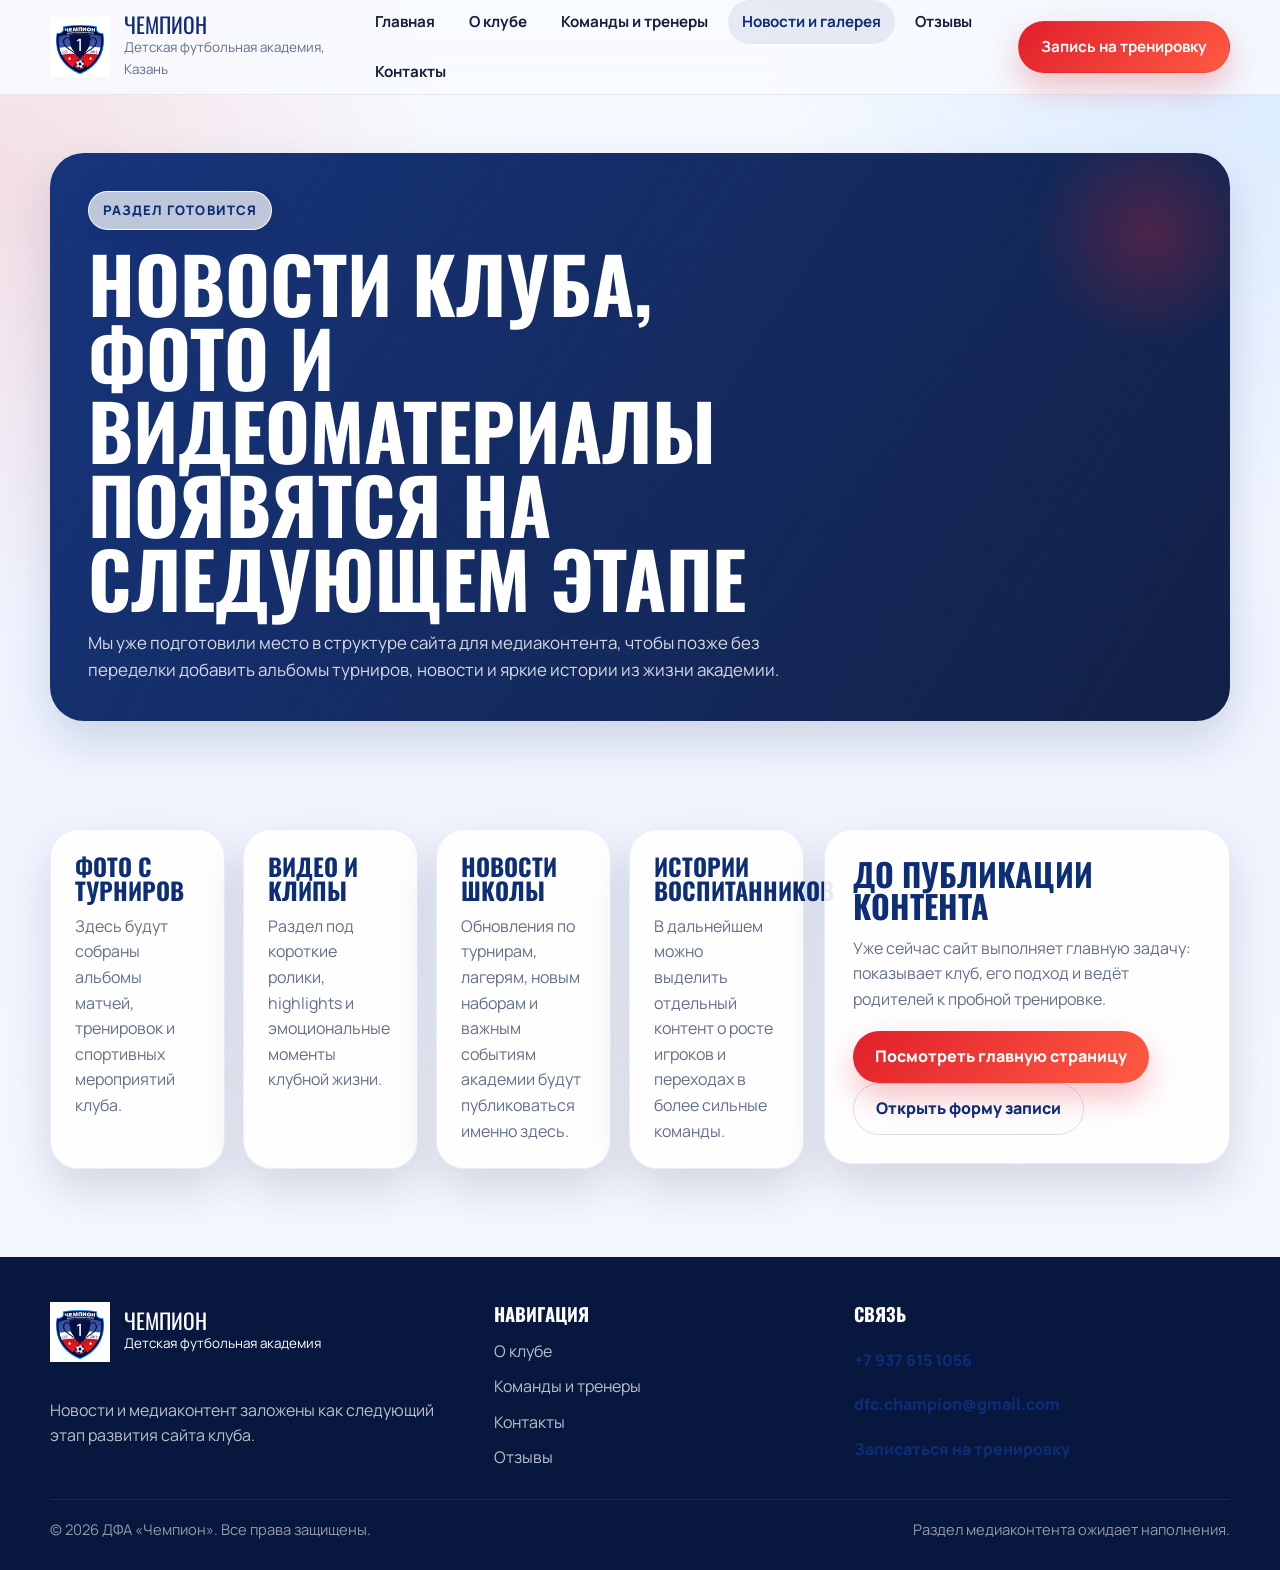
<file: news.html>
<!doctype html>
<html lang="ru">
  <head>
    <meta charset="UTF-8" />
    <meta name="viewport" content="width=device-width, initial-scale=1.0" />
    <title>Новости и галерея | ДФА «Чемпион»</title>
    <meta
      name="description"
      content="Раздел новостей и галереи футбольной академии «Чемпион» пока готовится к наполнению."
    />
    <link rel="preconnect" href="https://fonts.googleapis.com" />
    <link rel="preconnect" href="https://fonts.gstatic.com" crossorigin />
    <link
      href="https://fonts.googleapis.com/css2?family=Manrope:wght@400;500;700;800&amp;family=Oswald:wght@400;500;700&amp;display=swap"
      rel="stylesheet"
    />
    <link rel="stylesheet" href="styles.css" />
    <script src="script.js" defer></script>
  </head>
  <body data-page="news">
    <a class="skip-link" href="#content">Перейти к содержимому</a>

    <header class="site-header">
      <div class="container header-inner">
        <a class="brand" href="index.html" aria-label="ДФА Чемпион">
          <img src="logo.jpg" alt="Логотип футбольной академии Чемпион" />
          <span class="brand-copy">
            <span class="brand-title">Чемпион</span>
            <span class="brand-subtitle">Детская футбольная академия, Казань</span>
          </span>
        </a>

        <button
          class="nav-toggle"
          type="button"
          aria-label="Открыть меню"
          aria-expanded="false"
          data-nav-toggle
        >
          <span></span>
        </button>

        <nav class="site-nav" aria-label="Основная навигация" data-site-nav>
          <ul>
            <li><a href="index.html" data-nav-link="home">Главная</a></li>
            <li><a href="about.html" data-nav-link="about">О клубе</a></li>
            <li><a href="teams.html" data-nav-link="teams">Команды и тренеры</a></li>
            <li><a href="news.html" data-nav-link="news">Новости и галерея</a></li>
            <li><a href="reviews.html" data-nav-link="reviews">Отзывы</a></li>
            <li><a href="contacts.html" data-nav-link="contacts">Контакты</a></li>
          </ul>
          <a
            class="btn btn-primary nav-cta"
            href="https://vk.com/app5619682_-95236534?ref=group_menu"
            target="_blank"
            rel="noreferrer"
          >
            Запись на тренировку
          </a>
        </nav>
      </div>
    </header>

    <main id="content">
      <section class="subhero">
        <div class="container">
          <div class="subhero-card reveal">
            <span class="eyebrow">Раздел готовится</span>
            <h1>Новости клуба, фото и видеоматериалы появятся на следующем этапе</h1>
            <p>
              Мы уже подготовили место в структуре сайта для медиаконтента, чтобы позже без
              переделки добавить альбомы турниров, новости и яркие истории из жизни академии.
            </p>
          </div>
        </div>
      </section>

      <section class="section">
        <div class="container placeholder-layout">
          <div class="card-grid">
            <article class="placeholder-card reveal">
              <strong>Фото с турниров</strong>
              <p>Здесь будут собраны альбомы матчей, тренировок и спортивных мероприятий клуба.</p>
            </article>
            <article class="placeholder-card reveal">
              <strong>Видео и клипы</strong>
              <p>Раздел под короткие ролики, highlights и эмоциональные моменты клубной жизни.</p>
            </article>
            <article class="placeholder-card reveal">
              <strong>Новости школы</strong>
              <p>
                Обновления по турнирам, лагерям, новым наборам и важным событиям академии будут
                публиковаться именно здесь.
              </p>
            </article>
            <article class="placeholder-card reveal">
              <strong>Истории воспитанников</strong>
              <p>
                В дальнейшем можно выделить отдельный контент о росте игроков и переходах в более
                сильные команды.
              </p>
            </article>
          </div>

          <aside class="placeholder-panel reveal">
            <h3>До публикации контента</h3>
            <p>
              Уже сейчас сайт выполняет главную задачу: показывает клуб, его подход и ведёт
              родителей к пробной тренировке.
            </p>
            <a class="btn btn-primary" href="index.html">Посмотреть главную страницу</a>
            <a
              class="btn btn-ghost"
              href="https://vk.com/app5619682_-95236534?ref=group_menu"
              target="_blank"
              rel="noreferrer"
            >
              Открыть форму записи
            </a>
          </aside>
        </div>
      </section>
    </main>

    <footer class="site-footer">
      <div class="container">
        <div class="footer-grid">
          <div class="footer-brand">
            <a class="brand" href="index.html">
              <img src="logo.jpg" alt="Логотип футбольной академии Чемпион" />
              <span class="brand-copy">
                <span class="brand-title">Чемпион</span>
                <span class="brand-subtitle">Детская футбольная академия</span>
              </span>
            </a>
            <p>Новости и медиаконтент заложены как следующий этап развития сайта клуба.</p>
          </div>

          <div class="footer-links">
            <strong>Навигация</strong>
            <a href="about.html">О клубе</a>
            <a href="teams.html">Команды и тренеры</a>
            <a href="contacts.html">Контакты</a>
            <a href="reviews.html">Отзывы</a>
          </div>

          <div class="footer-meta">
            <strong>Связь</strong>
            <a href="tel:+79376151056">+7 937 615 1056</a>
            <a href="mailto:dfc.champion@gmail.com">dfc.champion@gmail.com</a>
            <a
              href="https://vk.com/app5619682_-95236534?ref=group_menu"
              target="_blank"
              rel="noreferrer"
            >
              Записаться на тренировку
            </a>
          </div>
        </div>

        <div class="footer-bottom">
          <span>© <span data-current-year></span> ДФА «Чемпион». Все права защищены.</span>
          <span>Раздел медиаконтента ожидает наполнения.</span>
        </div>
      </div>
    </footer>
  </body>
</html>
</file>
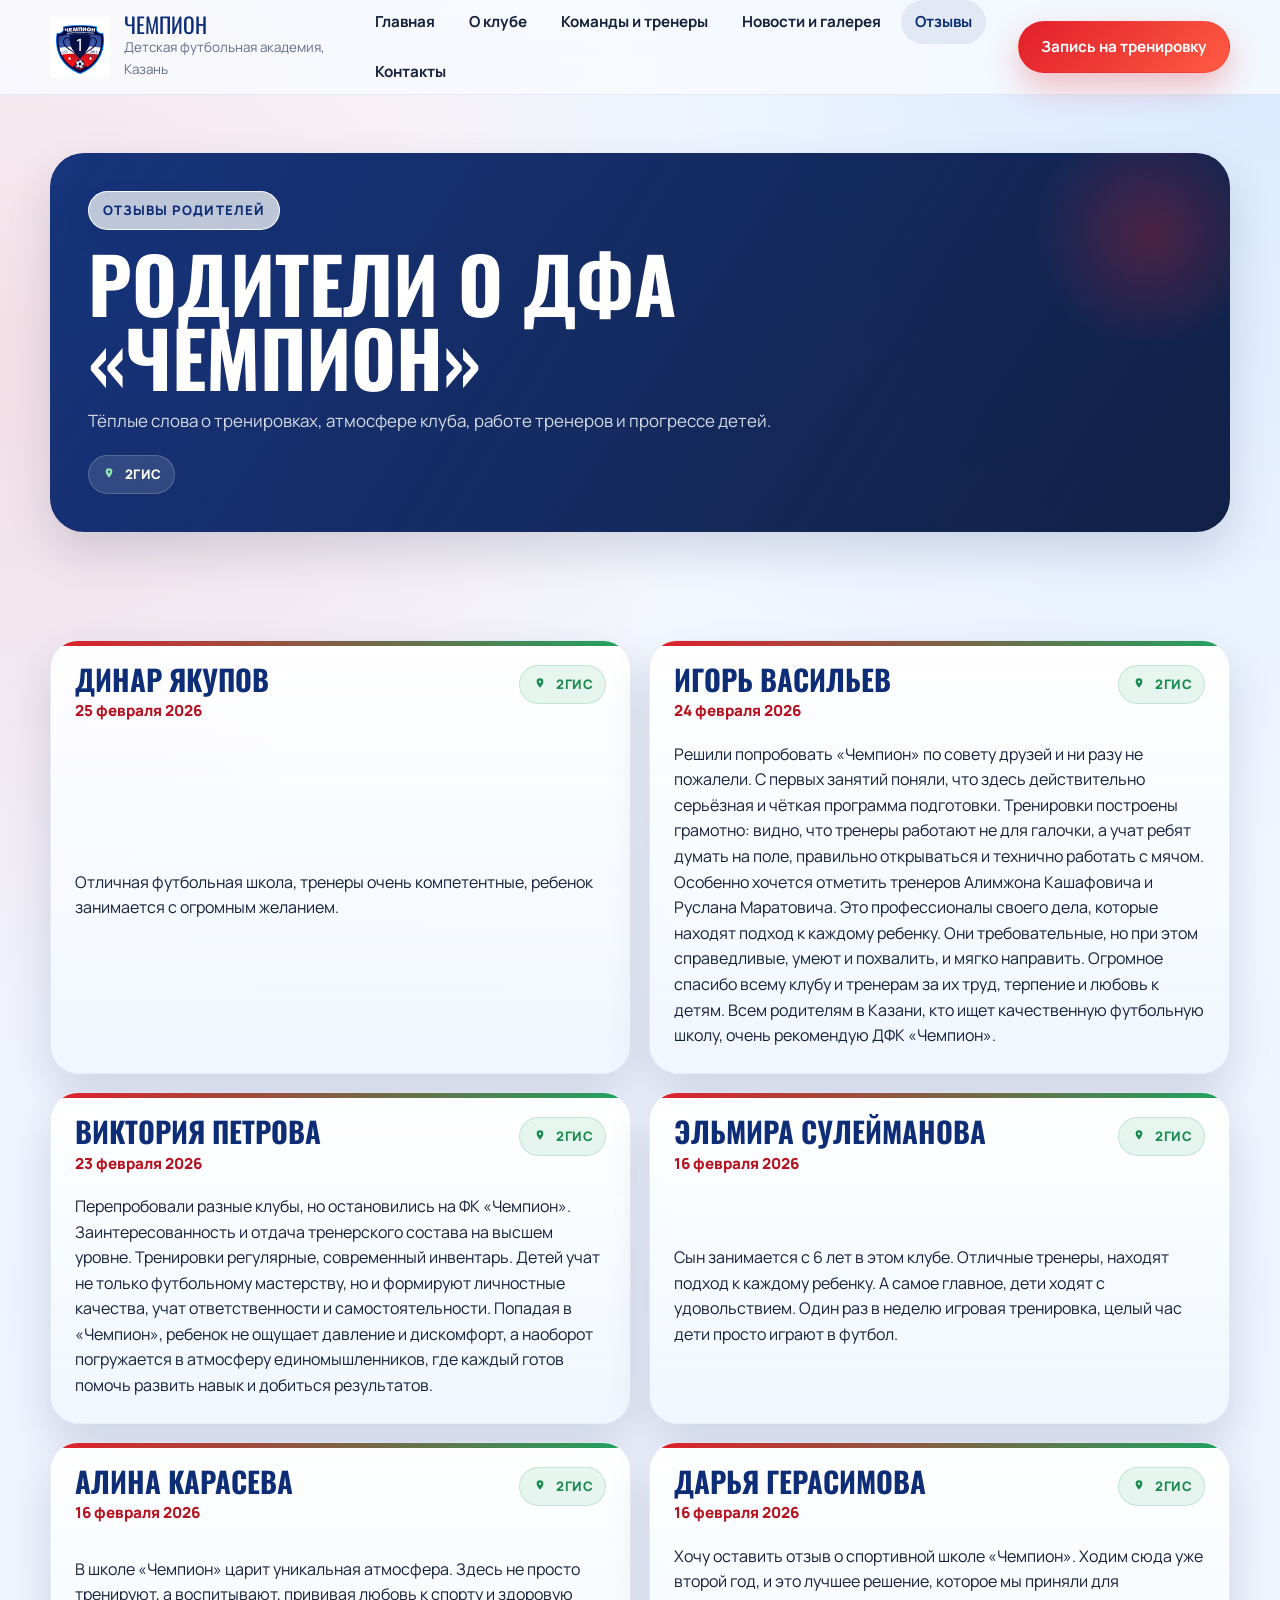
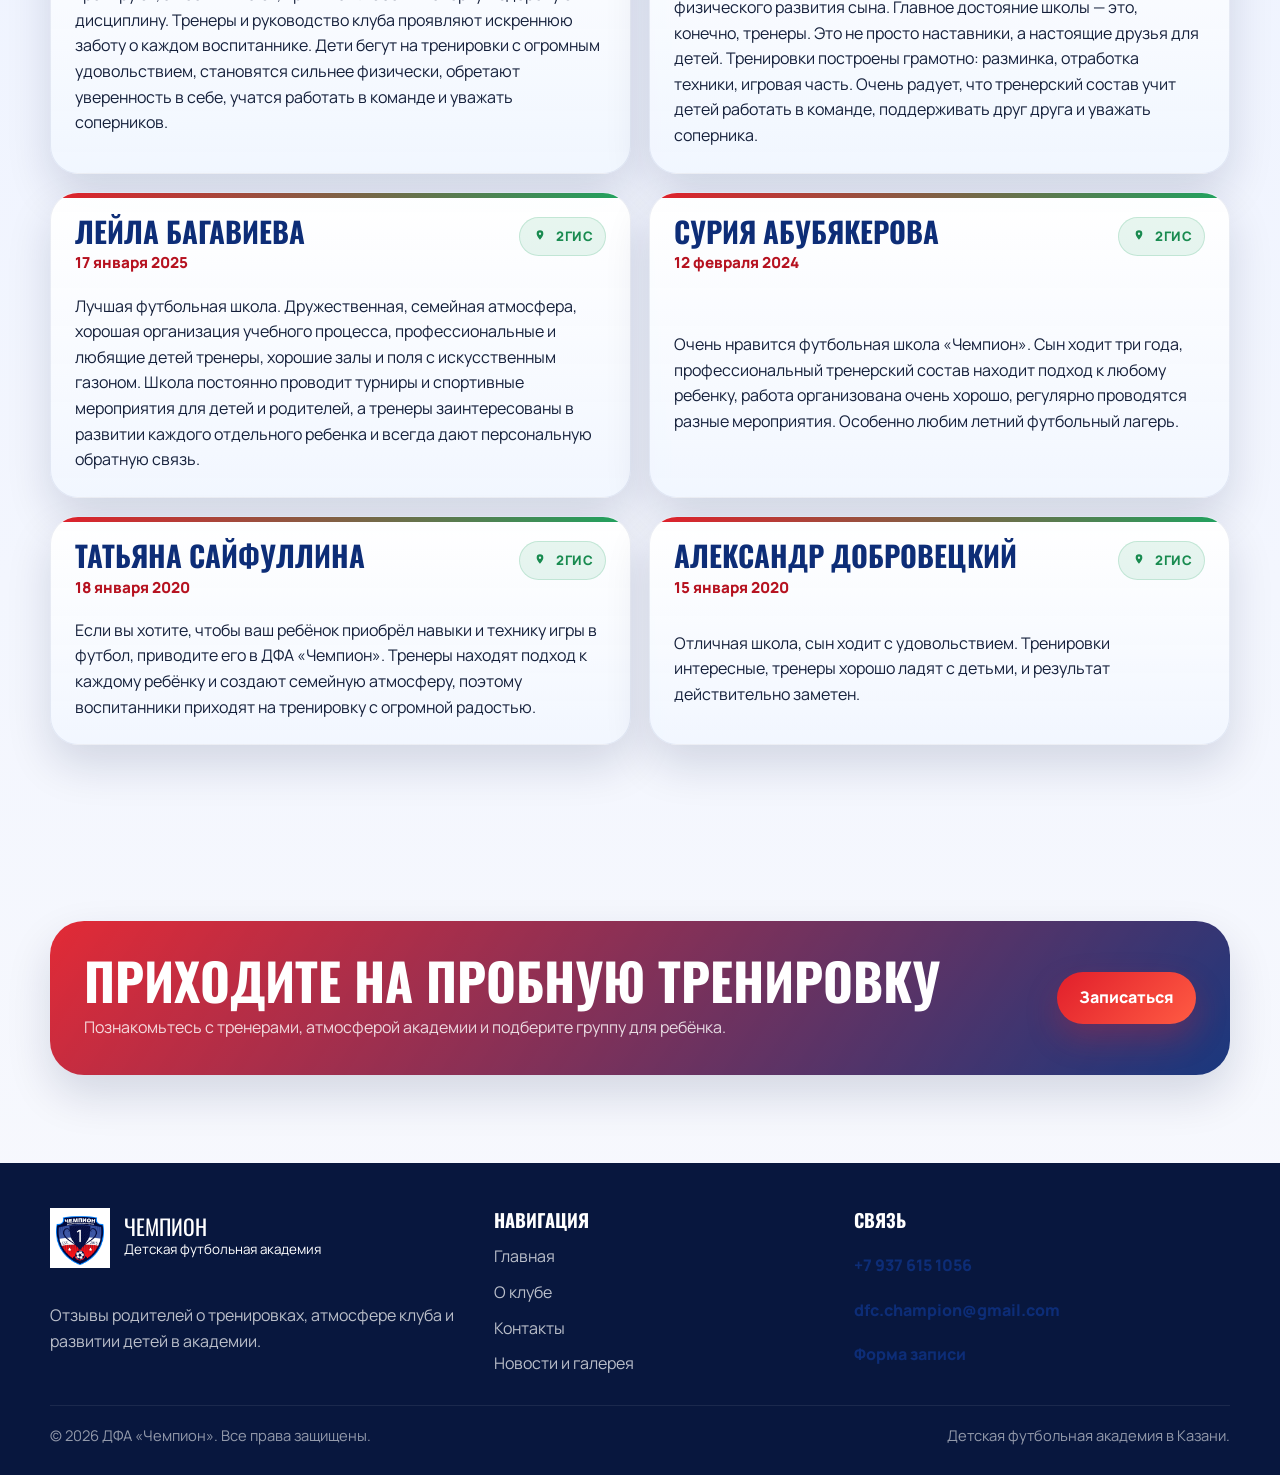
<file: reviews.html>
<!doctype html>
<html lang="ru">
  <head>
    <meta charset="UTF-8" />
    <meta name="viewport" content="width=device-width, initial-scale=1.0" />
    <title>Отзывы | ДФА «Чемпион»</title>
    <meta
      name="description"
      content="Отзывы родителей о ДФА «Чемпион»: впечатления о тренировках, атмосфере клуба и прогрессе детей."
    />
    <link rel="preconnect" href="https://fonts.googleapis.com" />
    <link rel="preconnect" href="https://fonts.gstatic.com" crossorigin />
    <link
      href="https://fonts.googleapis.com/css2?family=Manrope:wght@400;500;700;800&amp;family=Oswald:wght@400;500;700&amp;display=swap"
      rel="stylesheet"
    />
    <link rel="stylesheet" href="styles.css" />
    <script src="script.js" defer></script>
  </head>
  <body data-page="reviews">
    <a class="skip-link" href="#content">Перейти к содержимому</a>

    <header class="site-header">
      <div class="container header-inner">
        <a class="brand" href="index.html" aria-label="ДФА Чемпион">
          <img src="logo.jpg" alt="Логотип футбольной академии Чемпион" />
          <span class="brand-copy">
            <span class="brand-title">Чемпион</span>
            <span class="brand-subtitle">Детская футбольная академия, Казань</span>
          </span>
        </a>

        <button
          class="nav-toggle"
          type="button"
          aria-label="Открыть меню"
          aria-expanded="false"
          data-nav-toggle
        >
          <span></span>
        </button>

        <nav class="site-nav" aria-label="Основная навигация" data-site-nav>
          <ul>
            <li><a href="index.html" data-nav-link="home">Главная</a></li>
            <li><a href="about.html" data-nav-link="about">О клубе</a></li>
            <li><a href="teams.html" data-nav-link="teams">Команды и тренеры</a></li>
            <li><a href="news.html" data-nav-link="news">Новости и галерея</a></li>
            <li><a href="reviews.html" data-nav-link="reviews">Отзывы</a></li>
            <li><a href="contacts.html" data-nav-link="contacts">Контакты</a></li>
          </ul>
          <a
            class="btn btn-primary nav-cta"
            href="https://vk.com/app5619682_-95236534?ref=group_menu"
            target="_blank"
            rel="noreferrer"
          >
            Запись на тренировку
          </a>
        </nav>
      </div>
    </header>

    <main id="content">
      <section class="subhero">
        <div class="container">
          <div class="subhero-card reveal">
            <span class="eyebrow">Отзывы родителей</span>
            <h1>Родители о ДФА «Чемпион»</h1>
            <p>
              Тёплые слова о тренировках, атмосфере клуба, работе тренеров и прогрессе детей.
            </p>
            <span class="review-source review-source-hero" aria-label="Источник отзывов: 2ГИС">
              <svg viewBox="0 0 24 24" aria-hidden="true">
                <path
                  fill="currentColor"
                  d="M12 3.5a5 5 0 0 0-5 5c0 3.86 5 9 5 9s5-5.14 5-9a5 5 0 0 0-5-5Zm0 6.75a1.75 1.75 0 1 1 0-3.5 1.75 1.75 0 0 1 0 3.5Z"
                />
              </svg>
              2ГИС
            </span>
          </div>
        </div>
      </section>

      <section class="section">
        <div class="container">
          <div class="reviews-grid">
            <article class="review-card reveal">
              <div class="review-top">
                <div class="review-meta">
                  <h2 class="review-author">Динар Якупов</h2>
                  <p class="review-date">25 февраля 2026</p>
                </div>
                <span class="review-source" aria-label="Источник отзыва: 2ГИС">
                  <svg viewBox="0 0 24 24" aria-hidden="true">
                    <path
                      fill="currentColor"
                      d="M12 3.5a5 5 0 0 0-5 5c0 3.86 5 9 5 9s5-5.14 5-9a5 5 0 0 0-5-5Zm0 6.75a1.75 1.75 0 1 1 0-3.5 1.75 1.75 0 0 1 0 3.5Z"
                    />
                  </svg>
                  2ГИС
                </span>
              </div>
              <p class="review-text">
                Отличная футбольная школа, тренеры очень компетентные, ребенок занимается с
                огромным желанием.
              </p>
            </article>

            <article class="review-card reveal">
              <div class="review-top">
                <div class="review-meta">
                  <h2 class="review-author">Игорь Васильев</h2>
                  <p class="review-date">24 февраля 2026</p>
                </div>
                <span class="review-source" aria-label="Источник отзыва: 2ГИС">
                  <svg viewBox="0 0 24 24" aria-hidden="true">
                    <path
                      fill="currentColor"
                      d="M12 3.5a5 5 0 0 0-5 5c0 3.86 5 9 5 9s5-5.14 5-9a5 5 0 0 0-5-5Zm0 6.75a1.75 1.75 0 1 1 0-3.5 1.75 1.75 0 0 1 0 3.5Z"
                    />
                  </svg>
                  2ГИС
                </span>
              </div>
              <p class="review-text">
                Решили попробовать «Чемпион» по совету друзей и ни разу не пожалели. С первых
                занятий поняли, что здесь действительно серьёзная и чёткая программа подготовки.
                Тренировки построены грамотно: видно, что тренеры работают не для галочки, а учат
                ребят думать на поле, правильно открываться и технично работать с мячом. Особенно
                хочется отметить тренеров Алимжона Кашафовича и Руслана Маратовича. Это
                профессионалы своего дела, которые находят подход к каждому ребенку. Они
                требовательные, но при этом справедливые, умеют и похвалить, и мягко направить.
                Огромное спасибо всему клубу и тренерам за их труд, терпение и любовь к детям.
                Всем родителям в Казани, кто ищет качественную футбольную школу, очень рекомендую
                ДФК «Чемпион».
              </p>
            </article>

            <article class="review-card reveal">
              <div class="review-top">
                <div class="review-meta">
                  <h2 class="review-author">Виктория Петрова</h2>
                  <p class="review-date">23 февраля 2026</p>
                </div>
                <span class="review-source" aria-label="Источник отзыва: 2ГИС">
                  <svg viewBox="0 0 24 24" aria-hidden="true">
                    <path
                      fill="currentColor"
                      d="M12 3.5a5 5 0 0 0-5 5c0 3.86 5 9 5 9s5-5.14 5-9a5 5 0 0 0-5-5Zm0 6.75a1.75 1.75 0 1 1 0-3.5 1.75 1.75 0 0 1 0 3.5Z"
                    />
                  </svg>
                  2ГИС
                </span>
              </div>
              <p class="review-text">
                Перепробовали разные клубы, но остановились на ФК «Чемпион». Заинтересованность и
                отдача тренерского состава на высшем уровне. Тренировки регулярные, современный
                инвентарь. Детей учат не только футбольному мастерству, но и формируют личностные
                качества, учат ответственности и самостоятельности. Попадая в «Чемпион», ребенок
                не ощущает давление и дискомфорт, а наоборот погружается в атмосферу
                единомышленников, где каждый готов помочь развить навык и добиться результатов.
              </p>
            </article>

            <article class="review-card reveal">
              <div class="review-top">
                <div class="review-meta">
                  <h2 class="review-author">Эльмира Сулейманова</h2>
                  <p class="review-date">16 февраля 2026</p>
                </div>
                <span class="review-source" aria-label="Источник отзыва: 2ГИС">
                  <svg viewBox="0 0 24 24" aria-hidden="true">
                    <path
                      fill="currentColor"
                      d="M12 3.5a5 5 0 0 0-5 5c0 3.86 5 9 5 9s5-5.14 5-9a5 5 0 0 0-5-5Zm0 6.75a1.75 1.75 0 1 1 0-3.5 1.75 1.75 0 0 1 0 3.5Z"
                    />
                  </svg>
                  2ГИС
                </span>
              </div>
              <p class="review-text">
                Сын занимается с 6 лет в этом клубе. Отличные тренеры, находят подход к каждому
                ребенку. А самое главное, дети ходят с удовольствием. Один раз в неделю игровая
                тренировка, целый час дети просто играют в футбол.
              </p>
            </article>

            <article class="review-card reveal">
              <div class="review-top">
                <div class="review-meta">
                  <h2 class="review-author">Алина Карасева</h2>
                  <p class="review-date">16 февраля 2026</p>
                </div>
                <span class="review-source" aria-label="Источник отзыва: 2ГИС">
                  <svg viewBox="0 0 24 24" aria-hidden="true">
                    <path
                      fill="currentColor"
                      d="M12 3.5a5 5 0 0 0-5 5c0 3.86 5 9 5 9s5-5.14 5-9a5 5 0 0 0-5-5Zm0 6.75a1.75 1.75 0 1 1 0-3.5 1.75 1.75 0 0 1 0 3.5Z"
                    />
                  </svg>
                  2ГИС
                </span>
              </div>
              <p class="review-text">
                В школе «Чемпион» царит уникальная атмосфера. Здесь не просто тренируют, а
                воспитывают, прививая любовь к спорту и здоровую дисциплину. Тренеры и руководство
                клуба проявляют искреннюю заботу о каждом воспитаннике. Дети бегут на тренировки с
                огромным удовольствием, становятся сильнее физически, обретают уверенность в себе,
                учатся работать в команде и уважать соперников.
              </p>
            </article>

            <article class="review-card reveal">
              <div class="review-top">
                <div class="review-meta">
                  <h2 class="review-author">Дарья Герасимова</h2>
                  <p class="review-date">16 февраля 2026</p>
                </div>
                <span class="review-source" aria-label="Источник отзыва: 2ГИС">
                  <svg viewBox="0 0 24 24" aria-hidden="true">
                    <path
                      fill="currentColor"
                      d="M12 3.5a5 5 0 0 0-5 5c0 3.86 5 9 5 9s5-5.14 5-9a5 5 0 0 0-5-5Zm0 6.75a1.75 1.75 0 1 1 0-3.5 1.75 1.75 0 0 1 0 3.5Z"
                    />
                  </svg>
                  2ГИС
                </span>
              </div>
              <p class="review-text">
                Хочу оставить отзыв о спортивной школе «Чемпион». Ходим сюда уже второй год, и
                это лучшее решение, которое мы приняли для физического развития сына. Главное
                достояние школы — это, конечно, тренеры. Это не просто наставники, а настоящие
                друзья для детей. Тренировки построены грамотно: разминка, отработка техники,
                игровая часть. Очень радует, что тренерский состав учит детей работать в команде,
                поддерживать друг друга и уважать соперника.
              </p>
            </article>

            <article class="review-card reveal">
              <div class="review-top">
                <div class="review-meta">
                  <h2 class="review-author">Лейла Багавиева</h2>
                  <p class="review-date">17 января 2025</p>
                </div>
                <span class="review-source" aria-label="Источник отзыва: 2ГИС">
                  <svg viewBox="0 0 24 24" aria-hidden="true">
                    <path
                      fill="currentColor"
                      d="M12 3.5a5 5 0 0 0-5 5c0 3.86 5 9 5 9s5-5.14 5-9a5 5 0 0 0-5-5Zm0 6.75a1.75 1.75 0 1 1 0-3.5 1.75 1.75 0 0 1 0 3.5Z"
                    />
                  </svg>
                  2ГИС
                </span>
              </div>
              <p class="review-text">
                Лучшая футбольная школа. Дружественная, семейная атмосфера, хорошая организация
                учебного процесса, профессиональные и любящие детей тренеры, хорошие залы и поля с
                искусственным газоном. Школа постоянно проводит турниры и спортивные мероприятия
                для детей и родителей, а тренеры заинтересованы в развитии каждого отдельного
                ребенка и всегда дают персональную обратную связь.
              </p>
            </article>

            <article class="review-card reveal">
              <div class="review-top">
                <div class="review-meta">
                  <h2 class="review-author">Сурия Абубякерова</h2>
                  <p class="review-date">12 февраля 2024</p>
                </div>
                <span class="review-source" aria-label="Источник отзыва: 2ГИС">
                  <svg viewBox="0 0 24 24" aria-hidden="true">
                    <path
                      fill="currentColor"
                      d="M12 3.5a5 5 0 0 0-5 5c0 3.86 5 9 5 9s5-5.14 5-9a5 5 0 0 0-5-5Zm0 6.75a1.75 1.75 0 1 1 0-3.5 1.75 1.75 0 0 1 0 3.5Z"
                    />
                  </svg>
                  2ГИС
                </span>
              </div>
              <p class="review-text">
                Очень нравится футбольная школа «Чемпион». Сын ходит три года, профессиональный
                тренерский состав находит подход к любому ребенку, работа организована очень
                хорошо, регулярно проводятся разные мероприятия. Особенно любим летний футбольный
                лагерь.
              </p>
            </article>

            <article class="review-card reveal">
              <div class="review-top">
                <div class="review-meta">
                  <h2 class="review-author">Татьяна Сайфуллина</h2>
                  <p class="review-date">18 января 2020</p>
                </div>
                <span class="review-source" aria-label="Источник отзыва: 2ГИС">
                  <svg viewBox="0 0 24 24" aria-hidden="true">
                    <path
                      fill="currentColor"
                      d="M12 3.5a5 5 0 0 0-5 5c0 3.86 5 9 5 9s5-5.14 5-9a5 5 0 0 0-5-5Zm0 6.75a1.75 1.75 0 1 1 0-3.5 1.75 1.75 0 0 1 0 3.5Z"
                    />
                  </svg>
                  2ГИС
                </span>
              </div>
              <p class="review-text">
                Если вы хотите, чтобы ваш ребёнок приобрёл навыки и технику игры в футбол,
                приводите его в ДФА «Чемпион». Тренеры находят подход к каждому ребёнку и создают
                семейную атмосферу, поэтому воспитанники приходят на тренировку с огромной
                радостью.
              </p>
            </article>

            <article class="review-card reveal">
              <div class="review-top">
                <div class="review-meta">
                  <h2 class="review-author">Александр Добровецкий</h2>
                  <p class="review-date">15 января 2020</p>
                </div>
                <span class="review-source" aria-label="Источник отзыва: 2ГИС">
                  <svg viewBox="0 0 24 24" aria-hidden="true">
                    <path
                      fill="currentColor"
                      d="M12 3.5a5 5 0 0 0-5 5c0 3.86 5 9 5 9s5-5.14 5-9a5 5 0 0 0-5-5Zm0 6.75a1.75 1.75 0 1 1 0-3.5 1.75 1.75 0 0 1 0 3.5Z"
                    />
                  </svg>
                  2ГИС
                </span>
              </div>
              <p class="review-text">
                Отличная школа, сын ходит с удовольствием. Тренировки интересные, тренеры хорошо
                ладят с детьми, и результат действительно заметен.
              </p>
            </article>
          </div>
        </div>
      </section>

      <section class="section">
        <div class="container">
          <div class="cta-box reveal">
            <div>
              <h3>Приходите на пробную тренировку</h3>
              <p>
                Познакомьтесь с тренерами, атмосферой академии и подберите группу для ребёнка.
              </p>
            </div>
            <a
              class="btn btn-primary"
              href="https://vk.com/app5619682_-95236534?ref=group_menu"
              target="_blank"
              rel="noreferrer"
            >
              Записаться
            </a>
          </div>
        </div>
      </section>
    </main>

    <footer class="site-footer">
      <div class="container">
        <div class="footer-grid">
          <div class="footer-brand">
            <a class="brand" href="index.html">
              <img src="logo.jpg" alt="Логотип футбольной академии Чемпион" />
              <span class="brand-copy">
                <span class="brand-title">Чемпион</span>
                <span class="brand-subtitle">Детская футбольная академия</span>
              </span>
            </a>
            <p>Отзывы родителей о тренировках, атмосфере клуба и развитии детей в академии.</p>
          </div>

          <div class="footer-links">
            <strong>Навигация</strong>
            <a href="index.html">Главная</a>
            <a href="about.html">О клубе</a>
            <a href="contacts.html">Контакты</a>
            <a href="news.html">Новости и галерея</a>
          </div>

          <div class="footer-meta">
            <strong>Связь</strong>
            <a href="tel:+79376151056">+7 937 615 1056</a>
            <a href="mailto:dfc.champion@gmail.com">dfc.champion@gmail.com</a>
            <a
              href="https://vk.com/app5619682_-95236534?ref=group_menu"
              target="_blank"
              rel="noreferrer"
            >
              Форма записи
            </a>
          </div>
        </div>

        <div class="footer-bottom">
          <span>© <span data-current-year></span> ДФА «Чемпион». Все права защищены.</span>
          <span>Детская футбольная академия в Казани.</span>
        </div>
      </div>
    </footer>
  </body>
</html>
</file>
<file: styles.css>
:root {
  --club-red: #e11f2b;
  --club-red-dark: #b61220;
  --club-blue: #0d2d77;
  --club-blue-deep: #08173e;
  --club-cyan: #2f8cff;
  --club-white: #ffffff;
  --club-ice: #eef4ff;
  --club-sand: #f7f8fc;
  --club-text: #15203b;
  --club-muted: #63708b;
  --club-border: rgba(13, 45, 119, 0.12);
  --club-shadow: 0 20px 45px rgba(8, 23, 62, 0.14);
  --radius-lg: 28px;
  --radius-md: 18px;
  --radius-sm: 12px;
  --container: min(1180px, calc(100% - 32px));
  --transition: 220ms ease;
}

*,
*::before,
*::after {
  box-sizing: border-box;
}

html {
  scroll-behavior: smooth;
}

body {
  margin: 0;
  font-family: "Manrope", "Segoe UI", sans-serif;
  color: var(--club-text);
  background:
    radial-gradient(circle at top right, rgba(47, 140, 255, 0.16), transparent 26%),
    radial-gradient(circle at left 12%, rgba(225, 31, 43, 0.12), transparent 24%),
    linear-gradient(180deg, #f8fbff 0%, #eef3ff 42%, #f8f9fd 100%);
  line-height: 1.6;
}

img {
  display: block;
  max-width: 100%;
}

a {
  color: inherit;
  text-decoration: none;
}

button,
a,
input,
textarea {
  font: inherit;
}

button {
  border: 0;
  cursor: pointer;
}

:focus-visible {
  outline: 3px solid rgba(47, 140, 255, 0.5);
  outline-offset: 3px;
}

.skip-link {
  position: absolute;
  left: 16px;
  top: -80px;
  z-index: 1000;
  padding: 10px 14px;
  border-radius: 999px;
  background: var(--club-blue-deep);
  color: var(--club-white);
  transition: top var(--transition);
}

.skip-link:focus {
  top: 16px;
}

.container {
  width: var(--container);
  margin: 0 auto;
}

.eyebrow {
  display: inline-flex;
  align-items: center;
  gap: 8px;
  padding: 8px 14px;
  border-radius: 999px;
  background: rgba(255, 255, 255, 0.72);
  border: 1px solid rgba(255, 255, 255, 0.9);
  box-shadow: 0 12px 28px rgba(8, 23, 62, 0.08);
  color: var(--club-blue);
  font-size: 0.82rem;
  font-weight: 800;
  letter-spacing: 0.08em;
  text-transform: uppercase;
}

.section {
  padding: 88px 0;
}

.section-heading {
  display: grid;
  gap: 16px;
  margin-bottom: 34px;
}

.section-heading h2 {
  margin: 0;
  font-family: "Oswald", "Arial Narrow", sans-serif;
  font-size: clamp(2rem, 4vw, 3.4rem);
  line-height: 0.98;
  letter-spacing: 0.02em;
  text-transform: uppercase;
}

.section-heading p {
  max-width: 720px;
  margin: 0;
  color: var(--club-muted);
  font-size: 1.05rem;
}

.section-band {
  position: relative;
  overflow: hidden;
}

.section-band::before {
  content: "";
  position: absolute;
  inset: 0;
  background:
    linear-gradient(118deg, rgba(13, 45, 119, 0.94), rgba(8, 23, 62, 0.98)),
    repeating-linear-gradient(
      -58deg,
      rgba(255, 255, 255, 0.03) 0 12px,
      rgba(255, 255, 255, 0) 12px 30px
    );
  pointer-events: none;
}

.section-band .container {
  position: relative;
  z-index: 1;
}

.section-band .section-heading h2,
.section-band .section-heading p,
.section-band .eyebrow,
.section-band .stat-card,
.section-band .highlight-card,
.section-band .cta-box,
.section-band .timeline-card {
  color: var(--club-white);
}

.section-band .eyebrow {
  background: rgba(255, 255, 255, 0.08);
  border-color: rgba(255, 255, 255, 0.1);
}

.section-band .section-heading p {
  color: rgba(255, 255, 255, 0.78);
}

.btn {
  display: inline-flex;
  align-items: center;
  justify-content: center;
  gap: 10px;
  min-height: 52px;
  padding: 0 22px;
  border-radius: 999px;
  font-weight: 800;
  transition:
    transform var(--transition),
    background-color var(--transition),
    border-color var(--transition),
    color var(--transition),
    box-shadow var(--transition);
}

.btn:hover {
  transform: translateY(-2px);
}

.btn-primary {
  background: linear-gradient(135deg, var(--club-red) 0%, #ff5b43 100%);
  color: var(--club-white);
  box-shadow: 0 14px 32px rgba(225, 31, 43, 0.28);
}

.btn-primary:hover {
  background: linear-gradient(135deg, #ff2a37 0%, #ff7c50 100%);
}

.btn-secondary {
  background: rgba(255, 255, 255, 0.12);
  color: var(--club-white);
  border: 1px solid rgba(255, 255, 255, 0.2);
  backdrop-filter: blur(8px);
}

.btn-secondary.light {
  background: var(--club-white);
  color: var(--club-blue);
  border: 1px solid rgba(13, 45, 119, 0.1);
}

.btn-ghost {
  background: transparent;
  color: var(--club-blue);
  border: 1px solid rgba(13, 45, 119, 0.15);
}

.site-header {
  position: sticky;
  top: 0;
  z-index: 100;
  backdrop-filter: blur(16px);
  background: rgba(248, 251, 255, 0.82);
  border-bottom: 1px solid rgba(13, 45, 119, 0.08);
}

.header-inner {
  display: flex;
  align-items: center;
  justify-content: space-between;
  gap: 18px;
  min-height: 88px;
}

.brand {
  display: inline-flex;
  align-items: center;
  gap: 14px;
  min-width: 0;
}

.brand img {
  width: 60px;
  height: 60px;
  object-fit: contain;
}

.brand-copy {
  display: grid;
  gap: 2px;
}

.brand-title {
  font-family: "Oswald", "Arial Narrow", sans-serif;
  font-size: 1.35rem;
  line-height: 1;
  text-transform: uppercase;
  color: var(--club-blue);
}

.brand-subtitle {
  color: var(--club-muted);
  font-size: 0.84rem;
}

.site-nav {
  display: flex;
  align-items: center;
  gap: 12px;
}

.site-nav ul {
  display: flex;
  flex-wrap: wrap;
  align-items: center;
  gap: 6px;
  margin: 0;
  padding: 0;
  list-style: none;
}

.site-nav a {
  display: inline-flex;
  align-items: center;
  min-height: 44px;
  padding: 0 14px;
  border-radius: 999px;
  color: var(--club-text);
  font-weight: 700;
  font-size: 0.95rem;
  transition:
    background-color var(--transition),
    color var(--transition);
}

.site-nav a:hover,
.site-nav a.is-active {
  background: rgba(13, 45, 119, 0.08);
  color: var(--club-blue);
}

.site-nav .nav-cta {
  min-height: 52px;
  padding: 0 22px;
  color: var(--club-white);
  border: 1px solid rgba(225, 31, 43, 0.14);
  box-shadow: 0 14px 32px rgba(225, 31, 43, 0.28);
  white-space: nowrap;
}

.site-nav .nav-cta:hover,
.site-nav .nav-cta.is-active {
  background: linear-gradient(135deg, #ff2a37 0%, #ff7c50 100%);
  color: var(--club-white);
  box-shadow: 0 18px 36px rgba(225, 31, 43, 0.34);
}

.nav-toggle {
  display: none;
  width: 48px;
  height: 48px;
  padding: 0;
  border-radius: 14px;
  background: rgba(13, 45, 119, 0.08);
}

.nav-toggle span,
.nav-toggle::before,
.nav-toggle::after {
  content: "";
  display: block;
  width: 22px;
  height: 2px;
  margin: 0 auto;
  border-radius: 99px;
  background: var(--club-blue);
  transition: transform var(--transition), opacity var(--transition);
}

.nav-toggle::before {
  transform: translateY(-6px);
}

.nav-toggle::after {
  transform: translateY(4px);
}

.nav-open .nav-toggle span {
  opacity: 0;
}

.nav-open .nav-toggle::before {
  transform: translateY(2px) rotate(45deg);
}

.nav-open .nav-toggle::after {
  transform: translateY(0) rotate(-45deg);
}

.hero {
  position: relative;
  overflow: hidden;
  padding: 56px 0 72px;
}

.hero-grid {
  display: grid;
  grid-template-columns: minmax(0, 1.12fr) minmax(320px, 0.88fr);
  gap: 28px;
  align-items: stretch;
}

.hero-card,
.hero-media {
  position: relative;
  border-radius: 34px;
  overflow: hidden;
  min-height: 620px;
  box-shadow: var(--club-shadow);
}

.hero-card {
  padding: 42px;
  background:
    linear-gradient(150deg, rgba(255, 255, 255, 0.95), rgba(239, 245, 255, 0.9)),
    repeating-linear-gradient(
      -58deg,
      rgba(13, 45, 119, 0.03) 0 12px,
      rgba(13, 45, 119, 0) 12px 30px
    );
  display: grid;
  align-content: space-between;
  gap: 28px;
}

.hero-copy {
  display: grid;
  gap: 22px;
}

.hero-title {
  margin: 0;
  font-family: "Oswald", "Arial Narrow", sans-serif;
  font-size: clamp(3.4rem, 7vw, 7rem);
  line-height: 0.92;
  text-transform: uppercase;
  color: var(--club-blue);
}

.hero-title span {
  color: var(--club-red);
}

.hero-text {
  max-width: 620px;
  margin: 0;
  font-size: 1.12rem;
  color: var(--club-muted);
}

.hero-actions {
  display: flex;
  flex-wrap: wrap;
  gap: 14px;
}

.hero-points {
  display: flex;
  flex-wrap: wrap;
  gap: 10px;
}

.hero-points span {
  display: inline-flex;
  align-items: center;
  gap: 8px;
  padding: 9px 14px;
  border-radius: 999px;
  background: var(--club-white);
  border: 1px solid var(--club-border);
  color: var(--club-blue);
  font-weight: 700;
}

.hero-stats {
  display: grid;
  grid-template-columns: repeat(4, minmax(0, 1fr));
  gap: 14px;
}

.hero-stat {
  padding: 18px;
  border-radius: 22px;
  background: linear-gradient(180deg, rgba(13, 45, 119, 0.06), rgba(47, 140, 255, 0.02));
  border: 1px solid rgba(13, 45, 119, 0.08);
}

.hero-stat strong {
  display: block;
  margin-bottom: 6px;
  font-family: "Oswald", "Arial Narrow", sans-serif;
  font-size: 2rem;
  line-height: 0.95;
  color: var(--club-blue);
}

.hero-stat span {
  font-size: 0.92rem;
  color: var(--club-muted);
}

.hero-media img {
  width: 100%;
  height: 100%;
  object-fit: cover;
}

.hero-media::after {
  content: "";
  position: absolute;
  inset: 0;
  background:
    linear-gradient(135deg, rgba(8, 23, 62, 0.5), rgba(225, 31, 43, 0.14)),
    linear-gradient(180deg, transparent 0%, rgba(8, 23, 62, 0.1) 100%);
}

.hero-badge {
  position: absolute;
  left: 24px;
  bottom: 24px;
  z-index: 1;
  max-width: 320px;
  padding: 18px 20px;
  border-radius: 24px;
  background: rgba(8, 23, 62, 0.76);
  color: var(--club-white);
  backdrop-filter: blur(10px);
  box-shadow: 0 18px 35px rgba(8, 23, 62, 0.22);
}

.hero-badge strong {
  display: block;
  margin-bottom: 8px;
  font-family: "Oswald", "Arial Narrow", sans-serif;
  font-size: 1.8rem;
  line-height: 1;
  text-transform: uppercase;
}

.card-grid {
  display: grid;
  grid-template-columns: repeat(4, minmax(0, 1fr));
  gap: 18px;
}

.info-card,
.benefit-card,
.venue-card,
.future-card,
.placeholder-card,
.contact-card,
.method-card,
.age-card,
.faq-card,
.timeline-card {
  padding: 24px;
  border-radius: var(--radius-lg);
  background: rgba(255, 255, 255, 0.9);
  border: 1px solid rgba(13, 45, 119, 0.08);
  box-shadow: var(--club-shadow);
}

.info-card {
  background:
    linear-gradient(180deg, rgba(255, 255, 255, 0.95), rgba(240, 245, 255, 0.92)),
    repeating-linear-gradient(
      -58deg,
      rgba(13, 45, 119, 0.025) 0 10px,
      rgba(13, 45, 119, 0) 10px 26px
    );
}

.info-card strong,
.benefit-card strong,
.venue-card strong,
.future-card strong,
.placeholder-card strong,
.contact-card strong,
.method-card strong,
.age-card strong,
.faq-card strong,
.timeline-card strong {
  display: block;
  margin-bottom: 12px;
  font-family: "Oswald", "Arial Narrow", sans-serif;
  font-size: 1.5rem;
  line-height: 1;
  text-transform: uppercase;
  color: var(--club-blue);
}

.info-card p,
.benefit-card p,
.venue-card p,
.future-card p,
.placeholder-card p,
.contact-card p,
.method-card p,
.age-card p,
.faq-card p,
.timeline-card p {
  margin: 0;
  color: var(--club-muted);
}

.benefits-grid,
.venues-grid,
.future-grid,
.trainers-grid,
.reviews-grid,
.contacts-grid,
.method-grid,
.ages-grid,
.faq-grid,
.timeline-grid {
  display: grid;
  gap: 18px;
}

.benefits-grid,
.reviews-grid,
.contacts-grid,
.method-grid,
.ages-grid,
.faq-grid {
  grid-template-columns: repeat(2, minmax(0, 1fr));
}

.venues-grid,
.future-grid,
.trainers-grid,
.timeline-grid {
  grid-template-columns: repeat(3, minmax(0, 1fr));
}

.trainer-card {
  overflow: hidden;
  padding: 0;
  border-radius: var(--radius-lg);
  background: rgba(255, 255, 255, 0.94);
  border: 1px solid rgba(13, 45, 119, 0.08);
  box-shadow: var(--club-shadow);
}

.trainer-media {
  position: relative;
  aspect-ratio: 1 / 1;
  overflow: hidden;
  background:
    linear-gradient(145deg, rgba(13, 45, 119, 0.96), rgba(8, 23, 62, 0.94)),
    repeating-linear-gradient(
      -58deg,
      rgba(255, 255, 255, 0.05) 0 12px,
      rgba(255, 255, 255, 0) 12px 28px
    );
}

.trainer-media img {
  width: 100%;
  height: 100%;
  object-fit: cover;
}

.trainer-placeholder {
  position: absolute;
  inset: 0;
  display: grid;
  place-items: center;
  padding: 24px;
  text-align: center;
  color: var(--club-white);
}

.trainer-placeholder-logo {
  position: absolute;
  inset: 50% auto auto 50%;
  width: 150px;
  height: 150px;
  object-fit: contain;
  opacity: 0.12;
  transform: translate(-50%, -50%);
  filter: saturate(0) brightness(2.2);
}

.trainer-placeholder strong {
  position: relative;
  z-index: 1;
  display: inline-grid;
  place-items: center;
  width: 88px;
  height: 88px;
  margin-bottom: 12px;
  border-radius: 50%;
  border: 1px solid rgba(255, 255, 255, 0.18);
  background: rgba(255, 255, 255, 0.08);
  font-family: "Oswald", "Arial Narrow", sans-serif;
  font-size: 2rem;
  line-height: 1;
  text-transform: uppercase;
}

.trainer-placeholder span {
  position: relative;
  z-index: 1;
  display: block;
  max-width: 220px;
  color: rgba(255, 255, 255, 0.78);
  font-size: 0.95rem;
}

.trainer-body {
  padding: 24px;
}

.trainer-name {
  margin: 0 0 10px;
  font-family: "Oswald", "Arial Narrow", sans-serif;
  font-size: 1.9rem;
  line-height: 1;
  text-transform: uppercase;
  color: var(--club-blue);
}

.trainer-role {
  margin: 0 0 16px;
  color: var(--club-red-dark);
  font-weight: 800;
}

.trainer-meta {
  display: grid;
  gap: 10px;
  margin: 0;
}

.trainer-meta div {
  display: flex;
  flex-wrap: wrap;
  gap: 8px;
  color: var(--club-muted);
}

.trainer-meta dt {
  margin: 0;
  color: var(--club-blue);
  font-weight: 800;
}

.trainer-meta dd {
  margin: 0;
}

.trainer-note {
  margin-top: 16px;
  color: var(--club-muted);
  font-size: 0.94rem;
}

.review-card {
  position: relative;
  display: grid;
  gap: 18px;
  padding: 24px;
  overflow: hidden;
  border-radius: var(--radius-lg);
  background:
    linear-gradient(180deg, rgba(255, 255, 255, 0.96), rgba(241, 246, 255, 0.93)),
    repeating-linear-gradient(
      -58deg,
      rgba(13, 45, 119, 0.02) 0 12px,
      rgba(13, 45, 119, 0) 12px 30px
    );
  border: 1px solid rgba(13, 45, 119, 0.08);
  box-shadow: var(--club-shadow);
}

.review-card::before {
  content: "";
  position: absolute;
  inset: 0 0 auto;
  height: 5px;
  background: linear-gradient(90deg, var(--club-red), #1ea35f);
}

.review-top {
  display: flex;
  align-items: flex-start;
  justify-content: space-between;
  gap: 16px;
}

.review-meta {
  display: grid;
  gap: 6px;
}

.review-author {
  margin: 0;
  font-family: "Oswald", "Arial Narrow", sans-serif;
  font-size: 1.8rem;
  line-height: 1;
  text-transform: uppercase;
  color: var(--club-blue);
}

.review-date {
  margin: 0;
  color: var(--club-red-dark);
  font-weight: 800;
  font-size: 0.95rem;
}

.review-text {
  margin: 0;
  color: var(--club-text);
}

.review-source {
  display: inline-flex;
  align-items: center;
  gap: 8px;
  width: fit-content;
  padding: 8px 12px;
  border-radius: 999px;
  border: 1px solid rgba(30, 163, 95, 0.18);
  background: rgba(30, 163, 95, 0.1);
  color: #198b50;
  font-weight: 800;
  font-size: 0.82rem;
  letter-spacing: 0.03em;
  text-transform: uppercase;
}

.review-source svg {
  width: 16px;
  height: 16px;
  flex: none;
}

.review-source-hero {
  position: relative;
  z-index: 1;
  margin-top: 20px;
  border-color: rgba(255, 255, 255, 0.18);
  background: rgba(255, 255, 255, 0.12);
  color: var(--club-white);
}

.review-source-hero svg {
  color: #8de1ac;
}

.feature-list,
.detail-list,
.check-list {
  display: grid;
  gap: 12px;
  padding: 0;
  margin: 18px 0 0;
  list-style: none;
}

.feature-list li,
.detail-list li,
.check-list li {
  position: relative;
  padding-left: 30px;
  color: var(--club-muted);
}

.feature-list li::before,
.detail-list li::before,
.check-list li::before {
  content: "";
  position: absolute;
  left: 0;
  top: 9px;
  width: 12px;
  height: 12px;
  border-radius: 50%;
  background: linear-gradient(135deg, var(--club-red), var(--club-cyan));
  box-shadow: 0 0 0 5px rgba(47, 140, 255, 0.08);
}

.stats-band {
  display: grid;
  grid-template-columns: repeat(4, minmax(0, 1fr));
  gap: 16px;
}

.stat-card {
  padding: 24px;
  border-radius: 28px;
  background: rgba(255, 255, 255, 0.06);
  border: 1px solid rgba(255, 255, 255, 0.08);
  box-shadow: 0 20px 40px rgba(8, 23, 62, 0.18);
  backdrop-filter: blur(10px);
}

.stat-card strong {
  display: block;
  margin-bottom: 10px;
  font-family: "Oswald", "Arial Narrow", sans-serif;
  font-size: 3rem;
  line-height: 0.9;
  text-transform: uppercase;
}

.stat-card span {
  color: rgba(255, 255, 255, 0.74);
}

.events-carousel {
  display: grid;
  gap: 18px;
}

.carousel-shell {
  display: grid;
  grid-template-columns: auto minmax(0, 1fr) auto;
  gap: 18px;
  align-items: center;
}

.carousel-control {
  width: 52px;
  height: 52px;
  border-radius: 18px;
  background: var(--club-white);
  box-shadow: var(--club-shadow);
  color: var(--club-blue);
  font-size: 1.5rem;
}

.carousel-control:hover {
  background: var(--club-blue);
  color: var(--club-white);
}

.carousel-viewport {
  overflow: hidden;
}

.carousel-track {
  display: flex;
  transition: transform 320ms ease;
}

.carousel-slide {
  min-width: 100%;
}

.carousel-card {
  min-height: 320px;
  padding: 32px;
  border-radius: 34px;
  background:
    linear-gradient(145deg, rgba(255, 255, 255, 0.96), rgba(239, 245, 255, 0.92)),
    repeating-linear-gradient(
      -58deg,
      rgba(13, 45, 119, 0.025) 0 10px,
      rgba(13, 45, 119, 0) 10px 26px
    );
  border: 1px solid rgba(13, 45, 119, 0.08);
  box-shadow: var(--club-shadow);
  display: grid;
  align-content: space-between;
  gap: 18px;
}

.carousel-card span {
  display: inline-flex;
  width: fit-content;
  padding: 8px 14px;
  border-radius: 999px;
  background: rgba(13, 45, 119, 0.08);
  color: var(--club-blue);
  font-weight: 800;
}

.carousel-card h3 {
  margin: 0;
  font-family: "Oswald", "Arial Narrow", sans-serif;
  font-size: clamp(2rem, 4vw, 3rem);
  line-height: 1;
  text-transform: uppercase;
}

.carousel-card p {
  max-width: 780px;
  margin: 0;
  color: var(--club-muted);
  font-size: 1.06rem;
}

.carousel-dots {
  display: flex;
  justify-content: center;
  gap: 10px;
}

.carousel-dots button {
  width: 11px;
  height: 11px;
  padding: 0;
  border-radius: 999px;
  background: rgba(13, 45, 119, 0.18);
}

.carousel-dots button.is-active {
  width: 34px;
  background: linear-gradient(135deg, var(--club-red), var(--club-cyan));
}

.cta-box {
  padding: 34px;
  border-radius: 34px;
  background:
    linear-gradient(140deg, rgba(225, 31, 43, 0.95), rgba(13, 45, 119, 0.95)),
    repeating-linear-gradient(
      -58deg,
      rgba(255, 255, 255, 0.05) 0 12px,
      rgba(255, 255, 255, 0) 12px 30px
    );
  color: var(--club-white);
  box-shadow: var(--club-shadow);
  display: flex;
  align-items: center;
  justify-content: space-between;
  gap: 24px;
}

.cta-box h3 {
  margin: 0 0 10px;
  font-family: "Oswald", "Arial Narrow", sans-serif;
  font-size: clamp(2rem, 4vw, 3.2rem);
  line-height: 0.98;
  text-transform: uppercase;
}

.cta-box p {
  margin: 0;
  color: rgba(255, 255, 255, 0.82);
}

.subhero {
  padding: 58px 0 20px;
}

.subhero-card {
  position: relative;
  overflow: hidden;
  padding: 38px;
  border-radius: 34px;
  background:
    linear-gradient(125deg, rgba(13, 45, 119, 0.96), rgba(8, 23, 62, 0.96)),
    repeating-linear-gradient(
      -58deg,
      rgba(255, 255, 255, 0.04) 0 12px,
      rgba(255, 255, 255, 0) 12px 30px
    );
  color: var(--club-white);
  box-shadow: var(--club-shadow);
}

.subhero-card::after {
  content: "";
  position: absolute;
  right: -40px;
  top: -40px;
  width: 240px;
  height: 240px;
  border-radius: 50%;
  background: radial-gradient(circle, rgba(225, 31, 43, 0.28), transparent 68%);
}

.subhero-card h1 {
  position: relative;
  z-index: 1;
  max-width: 760px;
  margin: 16px 0 14px;
  font-family: "Oswald", "Arial Narrow", sans-serif;
  font-size: clamp(3rem, 6vw, 5rem);
  line-height: 0.96;
  text-transform: uppercase;
}

.subhero-card p {
  position: relative;
  z-index: 1;
  max-width: 720px;
  margin: 0;
  color: rgba(255, 255, 255, 0.82);
  font-size: 1.06rem;
}

.contact-card a,
.legal-card a,
.footer-meta a {
  color: var(--club-blue);
  font-weight: 800;
}

.legal-card {
  padding: 28px;
  border-radius: 28px;
  background: rgba(255, 255, 255, 0.92);
  border: 1px solid rgba(13, 45, 119, 0.08);
  box-shadow: var(--club-shadow);
}

.legal-card h3,
.contacts-panel h3,
.placeholder-panel h3,
.reviews-panel h3 {
  margin: 0 0 14px;
  font-family: "Oswald", "Arial Narrow", sans-serif;
  font-size: 2rem;
  line-height: 1;
  text-transform: uppercase;
  color: var(--club-blue);
}

.legal-list {
  display: grid;
  gap: 10px;
  margin: 0;
  padding: 0;
  list-style: none;
}

.legal-list li {
  color: var(--club-muted);
}

.contacts-layout,
.placeholder-layout,
.reviews-layout {
  display: grid;
  grid-template-columns: minmax(0, 1.3fr) minmax(300px, 0.7fr);
  gap: 20px;
  align-items: start;
}

.contacts-panel,
.placeholder-panel,
.reviews-panel {
  padding: 28px;
  border-radius: 28px;
  background: rgba(255, 255, 255, 0.9);
  border: 1px solid rgba(13, 45, 119, 0.08);
  box-shadow: var(--club-shadow);
}

.contacts-panel p,
.placeholder-panel p,
.reviews-panel p {
  margin: 0 0 18px;
  color: var(--club-muted);
}

.reviews-panel {
  display: grid;
  gap: 18px;
}

.reviews-panel p {
  margin: 0;
}

.reviews-panel .check-list {
  margin: 0;
}

.reviews-panel .btn + .btn {
  margin-top: -8px;
}

.site-footer {
  padding: 42px 0 28px;
  background: var(--club-blue-deep);
  color: var(--club-white);
}

.footer-grid {
  display: grid;
  grid-template-columns: minmax(0, 1fr) minmax(0, 0.8fr) minmax(0, 0.9fr);
  gap: 26px;
}

.footer-brand {
  display: grid;
  gap: 16px;
}

.footer-brand .brand-title,
.footer-brand .brand-subtitle {
  color: var(--club-white);
}

.footer-brand p,
.footer-meta,
.footer-links a {
  color: rgba(255, 255, 255, 0.72);
}

.footer-links,
.footer-meta {
  display: grid;
  gap: 10px;
}

.footer-links strong,
.footer-meta strong {
  font-family: "Oswald", "Arial Narrow", sans-serif;
  font-size: 1.15rem;
  text-transform: uppercase;
  color: var(--club-white);
}

.footer-bottom {
  display: flex;
  justify-content: space-between;
  gap: 18px;
  margin-top: 28px;
  padding-top: 18px;
  border-top: 1px solid rgba(255, 255, 255, 0.08);
  color: rgba(255, 255, 255, 0.56);
  font-size: 0.92rem;
}

.placeholder-note {
  display: inline-flex;
  align-items: center;
  gap: 8px;
  margin-top: 6px;
  padding: 8px 12px;
  border-radius: 999px;
  background: rgba(225, 31, 43, 0.08);
  color: var(--club-red-dark);
  font-weight: 800;
}

.reveal {
  opacity: 0;
  transform: translateY(28px);
  transition:
    opacity 480ms ease,
    transform 480ms ease;
}

.reveal.is-visible {
  opacity: 1;
  transform: translateY(0);
}

@media (max-width: 1120px) {
  .hero-grid,
  .contacts-layout,
  .placeholder-layout,
  .reviews-layout,
  .footer-grid {
    grid-template-columns: 1fr;
  }

  .hero-card,
  .hero-media {
    min-height: auto;
  }

  .card-grid,
  .stats-band {
    grid-template-columns: repeat(2, minmax(0, 1fr));
  }

  .venues-grid,
  .future-grid,
  .trainers-grid,
  .reviews-grid,
  .timeline-grid {
    grid-template-columns: repeat(2, minmax(0, 1fr));
  }
}

@media (max-width: 980px) {
  .nav-toggle {
    display: inline-flex;
    align-items: center;
    justify-content: center;
  }

  .site-nav {
    position: fixed;
    top: 88px;
    left: 16px;
    right: 16px;
    padding: 18px;
    border-radius: 24px;
    background: rgba(255, 255, 255, 0.96);
    box-shadow: var(--club-shadow);
    border: 1px solid rgba(13, 45, 119, 0.08);
    display: none;
  }

  .nav-open .site-nav {
    display: grid;
  }

  .site-nav ul {
    flex-direction: column;
    align-items: stretch;
  }

  .site-nav a,
  .site-nav .btn {
    width: 100%;
    justify-content: center;
  }

  .site-nav .btn {
    margin-top: 6px;
  }

  .hero-grid,
  .benefits-grid,
  .venues-grid,
  .future-grid,
  .trainers-grid,
  .reviews-grid,
  .contacts-grid,
  .method-grid,
  .ages-grid,
  .faq-grid,
  .timeline-grid {
    grid-template-columns: 1fr;
  }

  .hero-stats,
  .card-grid,
  .stats-band {
    grid-template-columns: repeat(2, minmax(0, 1fr));
  }

  .cta-box {
    flex-direction: column;
    align-items: flex-start;
  }
}

@media (max-width: 720px) {
  .section {
    padding: 72px 0;
  }

  .hero {
    padding-top: 32px;
  }

  .hero-card,
  .hero-media,
  .subhero-card,
  .cta-box,
  .carousel-card {
    border-radius: 26px;
  }

  .hero-card,
  .subhero-card,
  .carousel-card,
  .contact-card,
  .info-card,
  .benefit-card,
  .venue-card,
  .future-card,
  .review-card,
  .trainer-body,
  .placeholder-card,
  .method-card,
  .age-card,
  .faq-card,
  .timeline-card,
  .contacts-panel,
  .placeholder-panel,
  .reviews-panel,
  .legal-card {
    padding: 22px;
  }

  .hero-card {
    gap: 22px;
  }

  .review-top {
    flex-direction: column;
  }

  .hero-stats,
  .card-grid,
  .stats-band {
    grid-template-columns: 1fr;
  }

  .carousel-shell {
    grid-template-columns: 1fr;
  }

  .carousel-control {
    display: none;
  }

  .footer-bottom {
    flex-direction: column;
  }
}
</file>
